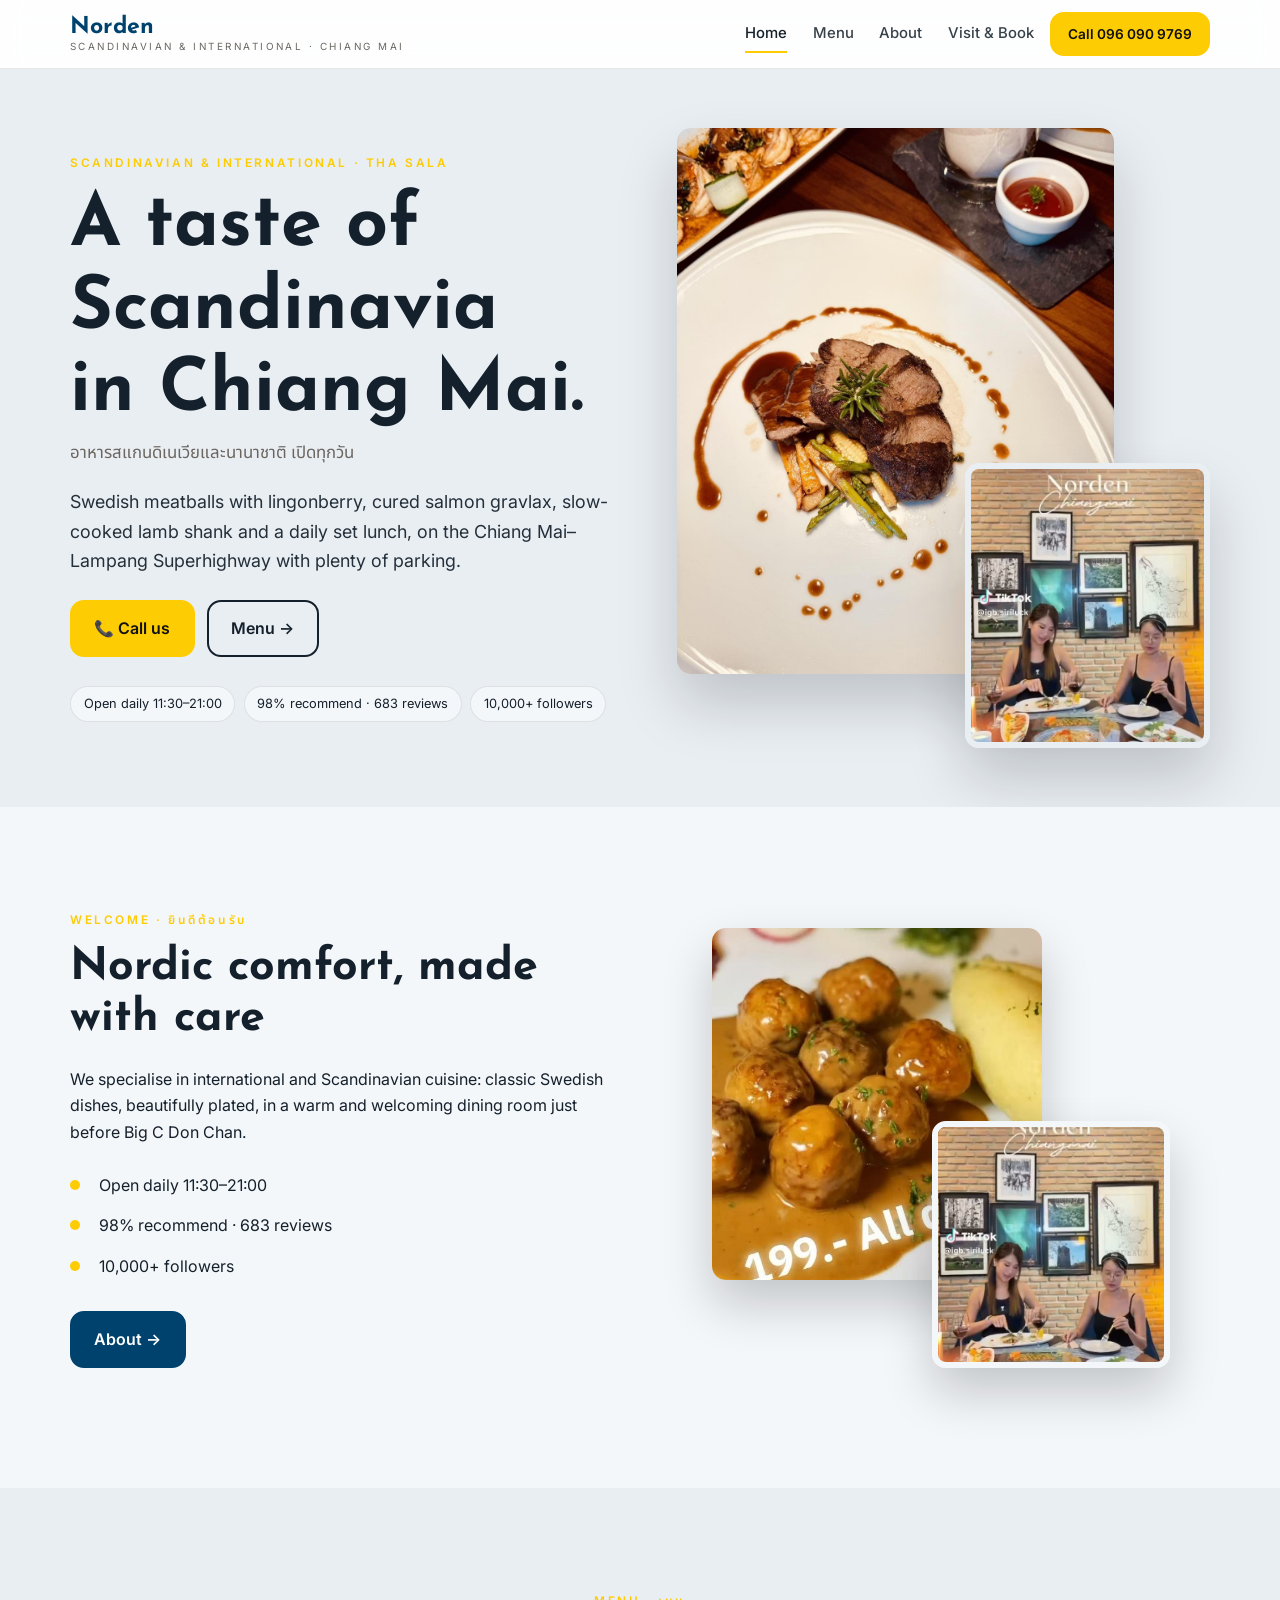
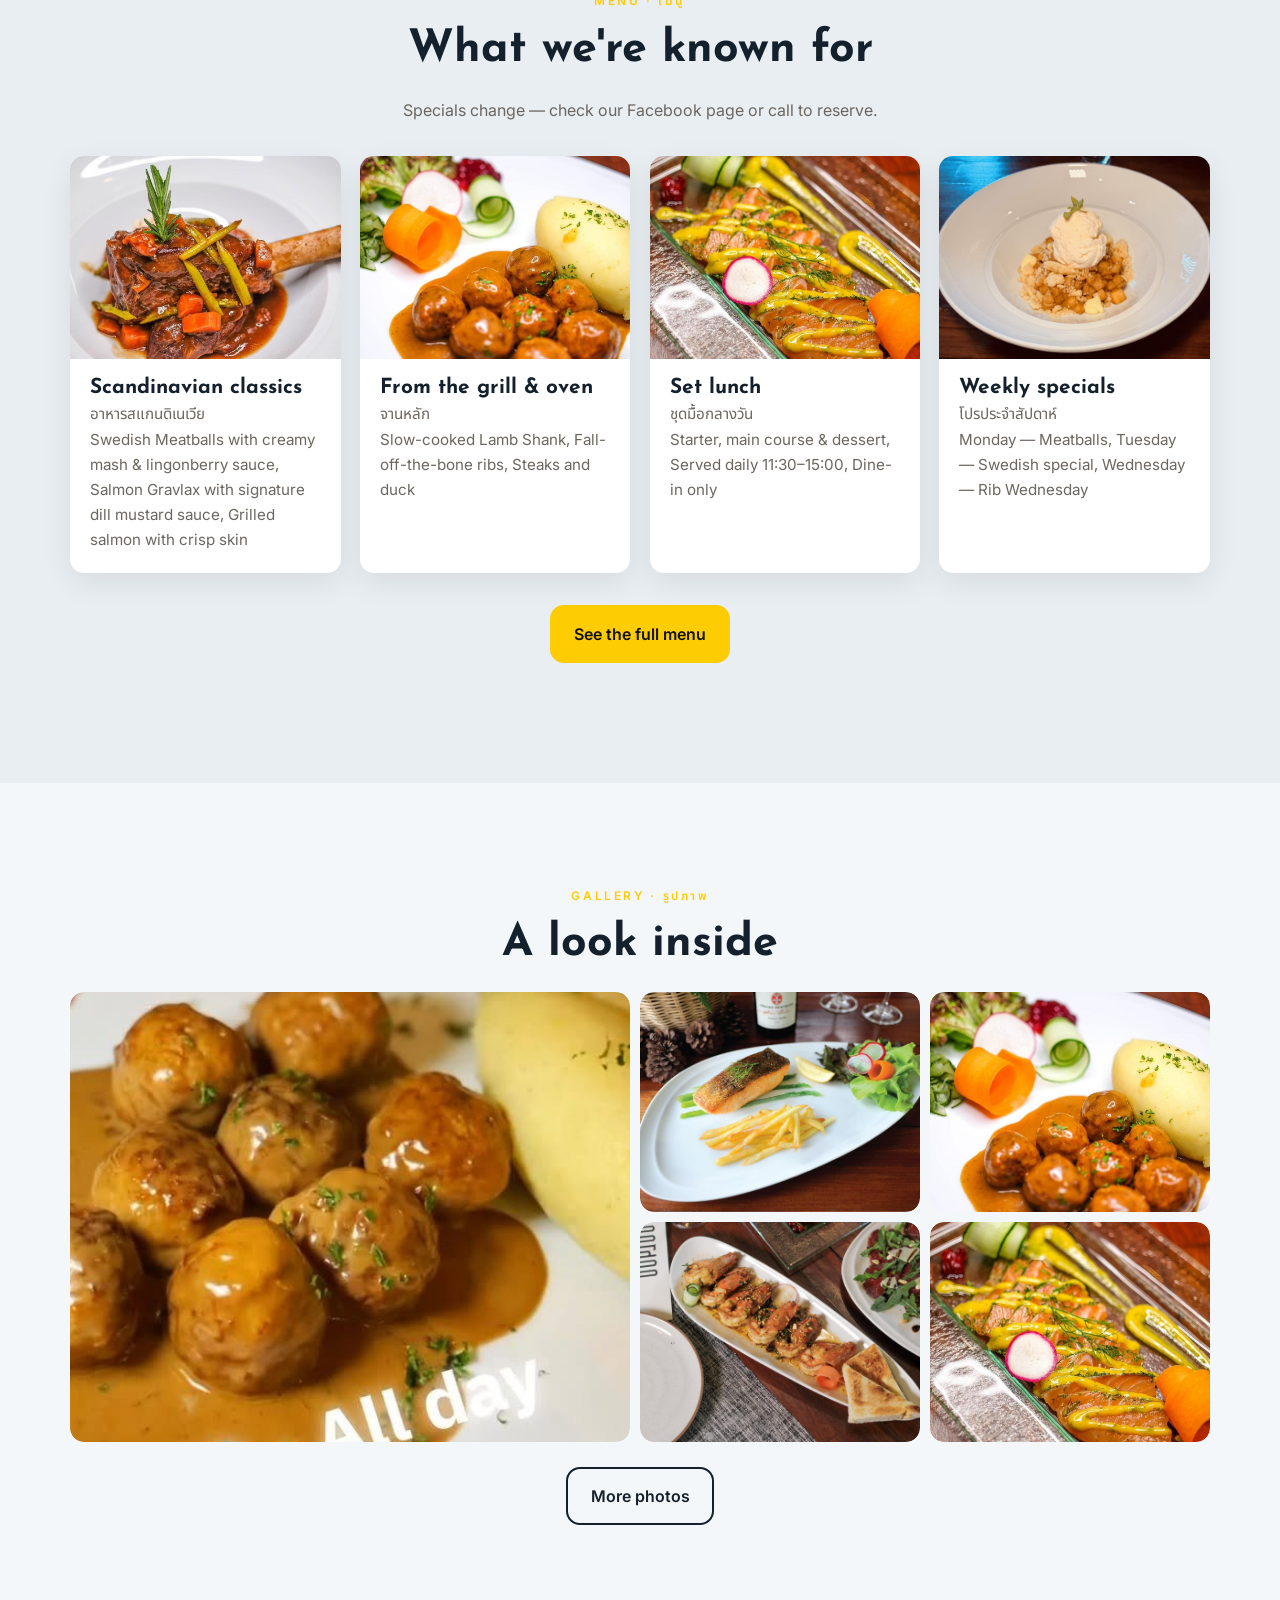
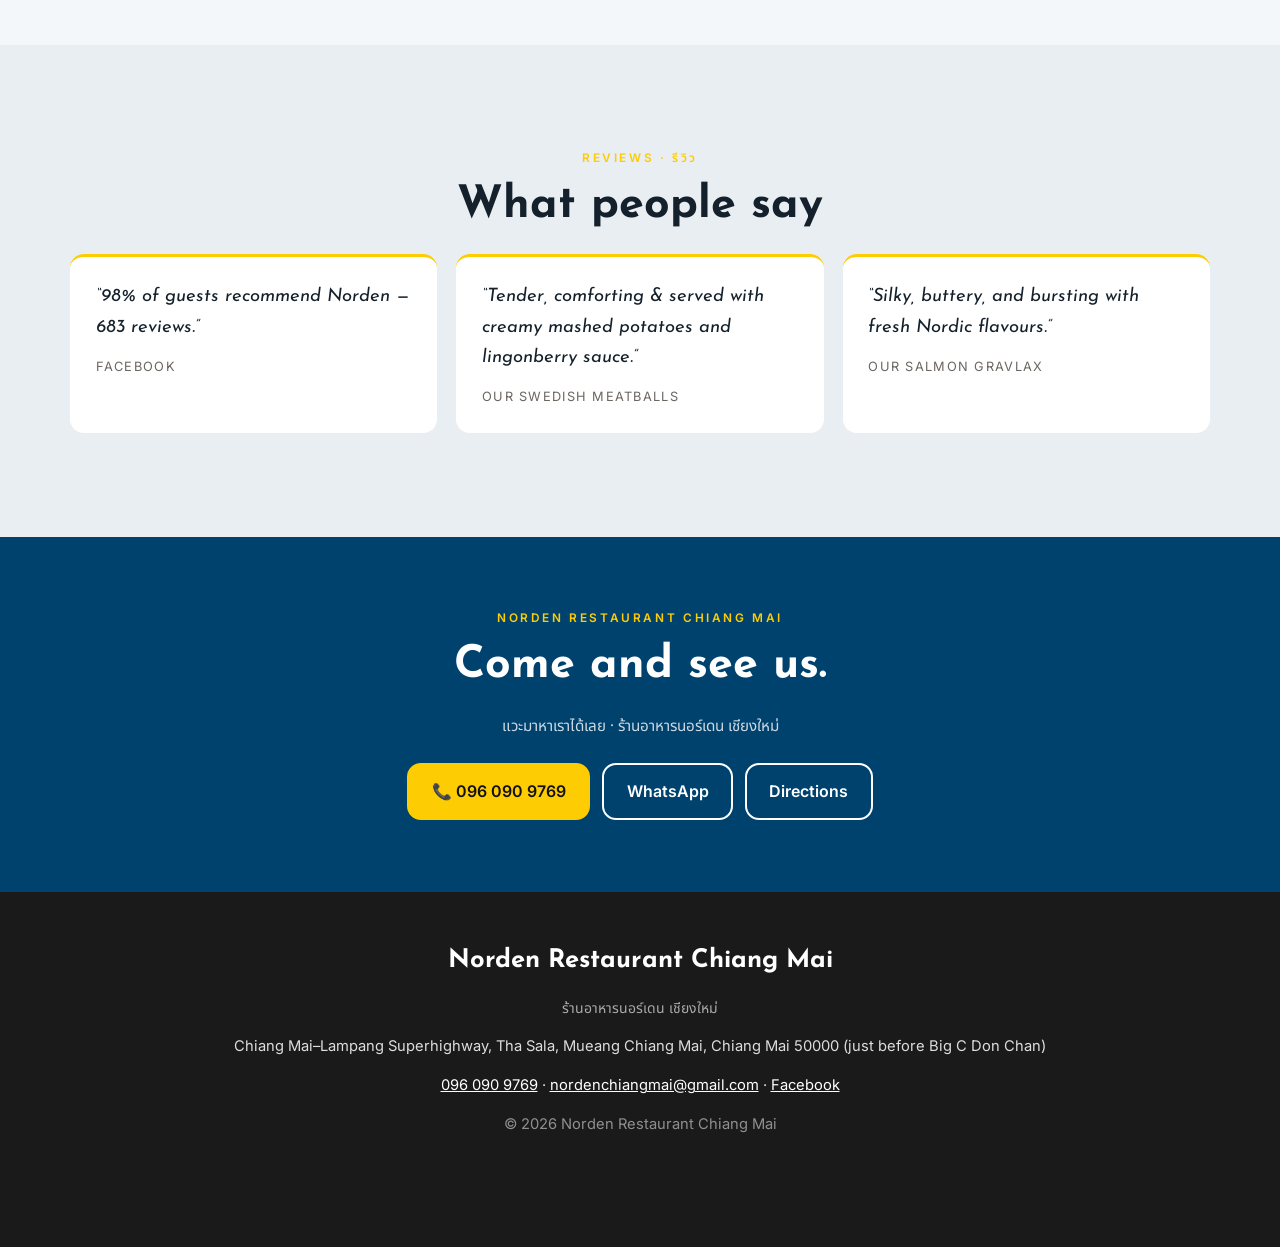
<file: index.html>
<!doctype html><html lang="en"><head><meta charset="utf-8"><meta name="viewport" content="width=device-width,initial-scale=1">
<title>Norden Restaurant Chiang Mai | Scandinavian &amp; International · Tha Sala</title><meta name="description" content="Swedish meatballs with lingonberry, cured salmon gravlax, slow-cooked lamb shank and a daily set lunch, on the Chiang Mai–Lampang Superhighway with plenty of parking."><meta name="theme-color" content="#00426e">
<meta property="og:title" content="Norden Restaurant Chiang Mai"><meta property="og:description" content="Swedish meatballs with lingonberry, cured salmon gravlax, slow-cooked lamb shank and a daily set lunch, on the Chiang Mai–Lampang Superhighway with plenty of parking."><meta property="og:image" content="assets/images/00.jpg">
<link rel="preconnect" href="https://fonts.googleapis.com"><link rel="preconnect" href="https://fonts.gstatic.com" crossorigin>
<link href="https://fonts.googleapis.com/css2?family=Josefin+Sans:wght@400;600;700&family=Inter:wght@300;400;500;600;700&family=Noto+Sans+Thai:wght@400;500&display=swap" rel="stylesheet"><link rel="stylesheet" href="css/styles.css"></head><body>
<header class="nav"><div class="wrap nav-in"><a class="brand" href="index.html"><b>Norden</b><small>Scandinavian &amp; International · Chiang Mai</small></a>
<nav class="links" id="links"><a href="index.html" class=on>Home</a><a href="menu.html">Menu</a><a href="about.html">About</a><a href="visit.html">Visit &amp; Book</a></nav><a class="btn sm" href="tel:0960909769">Call 096 090 9769</a><button class="burger" id="burger" aria-label="Menu"><span></span><span></span><span></span></button></div></header><section class="hero split"><div class="wrap grid2"><div class="hero-in rv"><p class="eyebrow">Scandinavian &amp; International · Tha Sala</p><h1>A taste of Scandinavia<br>in Chiang Mai.</h1><p class="th">อาหารสแกนดิเนเวียและนานาชาติ เปิดทุกวัน</p><p class="lead">Swedish meatballs with lingonberry, cured salmon gravlax, slow-cooked lamb shank and a daily set lunch, on the Chiang Mai–Lampang Superhighway with plenty of parking.</p><div class="cta"><a class="btn" href="tel:0960909769">📞 Call us</a><a class="btn ghost" href="menu.html">Menu →</a></div><div class="badges"><span>Open daily 11:30–21:00</span><span>98% recommend · 683 reviews</span><span>10,000+ followers</span></div></div>
<div class="pic"><img class="p1" src="assets/images/00.jpg" alt="Norden dining"><img class="p2" src="assets/images/01.jpg" alt="Dinner at Norden"></div></div></section>
<section class="s"><div class="wrap two"><div class="rv"><p class="eyebrow">Welcome · ยินดีต้อนรับ</p><h2>Nordic comfort, made with care</h2><p>We specialise in international and Scandinavian cuisine: classic Swedish dishes, beautifully plated, in a warm and welcoming dining room just before Big C Don Chan.</p><ul class="ticks"><li>Open daily 11:30–21:00</li><li>98% recommend · 683 reviews</li><li>10,000+ followers</li></ul><p style="margin-top:1.5rem"><a class="btn alt" href="about.html">About →</a></p></div>
<figure class="stack rv"><img class="a1" src="assets/images/02.jpg" alt="Swedish Meatballs" loading="lazy"><img class="a2" src="assets/images/01.jpg" alt="Dinner at Norden" loading="lazy"></figure></div></section>
<section class="s alt"><div class="wrap"><p class="eyebrow center">Menu · เมนู</p><h2 class="center">What we're known for</h2><p class="center sub">Specials change — check our Facebook page or call to reserve.</p><div class="feats"><article class="feat rv"><img src="assets/images/03.jpg" alt="Scandinavian classics" loading="lazy"><div><h3>Scandinavian classics</h3><p class="th">อาหารสแกนดิเนเวีย</p><p>Swedish Meatballs with creamy mash &amp; lingonberry sauce, Salmon Gravlax with signature dill mustard sauce, Grilled salmon with crisp skin</p></div></article><article class="feat rv"><img src="assets/images/05.jpg" alt="From the grill &amp; oven" loading="lazy"><div><h3>From the grill &amp; oven</h3><p class="th">จานหลัก</p><p>Slow-cooked Lamb Shank, Fall-off-the-bone ribs, Steaks and duck</p></div></article><article class="feat rv"><img src="assets/images/07.jpg" alt="Set lunch" loading="lazy"><div><h3>Set lunch</h3><p class="th">ชุดมื้อกลางวัน</p><p>Starter, main course &amp; dessert, Served daily 11:30–15:00, Dine-in only</p></div></article><article class="feat rv"><img src="assets/images/09.jpg" alt="Weekly specials" loading="lazy"><div><h3>Weekly specials</h3><p class="th">โปรประจำสัปดาห์</p><p>Monday — Meatballs, Tuesday — Swedish special, Wednesday — Rib Wednesday</p></div></article></div><p class="center" style="margin-top:2rem"><a class="btn" href="menu.html">See the full menu</a></p></div></section>
<section class="s"><div class="wrap"><p class="eyebrow center">Gallery · รูปภาพ</p><h2 class="center">A look inside</h2><div class="strip rv"><a href="assets/images/02.jpg" data-lb="Swedish Meatballs"><img src="assets/images/02.jpg" alt="Swedish Meatballs" loading="lazy"></a><a href="assets/images/04.jpg" data-lb="Grilled salmon"><img src="assets/images/04.jpg" alt="Grilled salmon" loading="lazy"></a><a href="assets/images/05.jpg" data-lb="Meatballs &amp; mash"><img src="assets/images/05.jpg" alt="Meatballs &amp; mash" loading="lazy"></a><a href="assets/images/06.jpg" data-lb="Starters"><img src="assets/images/06.jpg" alt="Starters" loading="lazy"></a><a href="assets/images/07.jpg" data-lb="Plated mains"><img src="assets/images/07.jpg" alt="Plated mains" loading="lazy"></a></div><p class="center" style="margin-top:1.6rem"><a class="btn ghost" href="about.html#gallery">More photos</a></p></div></section>
<section class="s alt"><div class="wrap"><p class="eyebrow center">Reviews · รีวิว</p><h2 class="center">What people say</h2><div class="quotes"><blockquote class="rv">“98% of guests recommend Norden — 683 reviews.”<cite>Facebook</cite></blockquote><blockquote class="rv">“Tender, comforting &amp; served with creamy mashed potatoes and lingonberry sauce.”<cite>Our Swedish Meatballs</cite></blockquote><blockquote class="rv">“Silky, buttery, and bursting with fresh Nordic flavours.”<cite>Our Salmon Gravlax</cite></blockquote></div></div></section><section class="band"><div class="wrap rv"><p class="eyebrow" style="color:var(--b)">Norden Restaurant Chiang Mai</p><h2>Come and see us.</h2><p class="th">แวะมาหาเราได้เลย · ร้านอาหารนอร์เดน เชียงใหม่</p>
<div class="cta"><a class="btn" href="tel:0960909769">📞 096 090 9769</a><a class="btn ghost" style="color:#fff" href="https://wa.me/66960909769">WhatsApp</a><a class="btn ghost" style="color:#fff" href="https://www.google.com/maps/search/?api=1&query=Norden%20Restaurant%20Chiang%20Mai%2C%20Chiang%20Mai%E2%80%93Lampang%20Superhighway%2C%20Tha%20Sala%2C%20Mueang%20Chiang%20Mai%2C%20Chiang%20Mai%2050000%20%28just%20before%20Big%20C%20Don%20Chan%29">Directions</a></div></div></section>
<footer class="foot"><div class="wrap"><b>Norden Restaurant Chiang Mai</b><p class="th">ร้านอาหารนอร์เดน เชียงใหม่</p><p>Chiang Mai–Lampang Superhighway, Tha Sala, Mueang Chiang Mai, Chiang Mai 50000 (just before Big C Don Chan)</p>
<p><a href="tel:0960909769">096 090 9769</a> · <a href="mailto:nordenchiangmai@gmail.com">nordenchiangmai@gmail.com</a> · <a href="https://www.facebook.com/810063352391772">Facebook</a></p><p style="opacity:.6">© 2026 Norden Restaurant Chiang Mai</p></div></footer>
<div class="mbar"><a href="tel:0960909769">📞 Call</a><a href="https://wa.me/66960909769">💬 WhatsApp</a><a href="https://www.google.com/maps/search/?api=1&query=Norden%20Restaurant%20Chiang%20Mai%2C%20Chiang%20Mai%E2%80%93Lampang%20Superhighway%2C%20Tha%20Sala%2C%20Mueang%20Chiang%20Mai%2C%20Chiang%20Mai%2050000%20%28just%20before%20Big%20C%20Don%20Chan%29">📍 Map</a></div>
<div class="lb" id="lb"><button aria-label="Close">×</button><img alt=""><p></p></div><script src="js/main.js"></script></body></html>
</file>
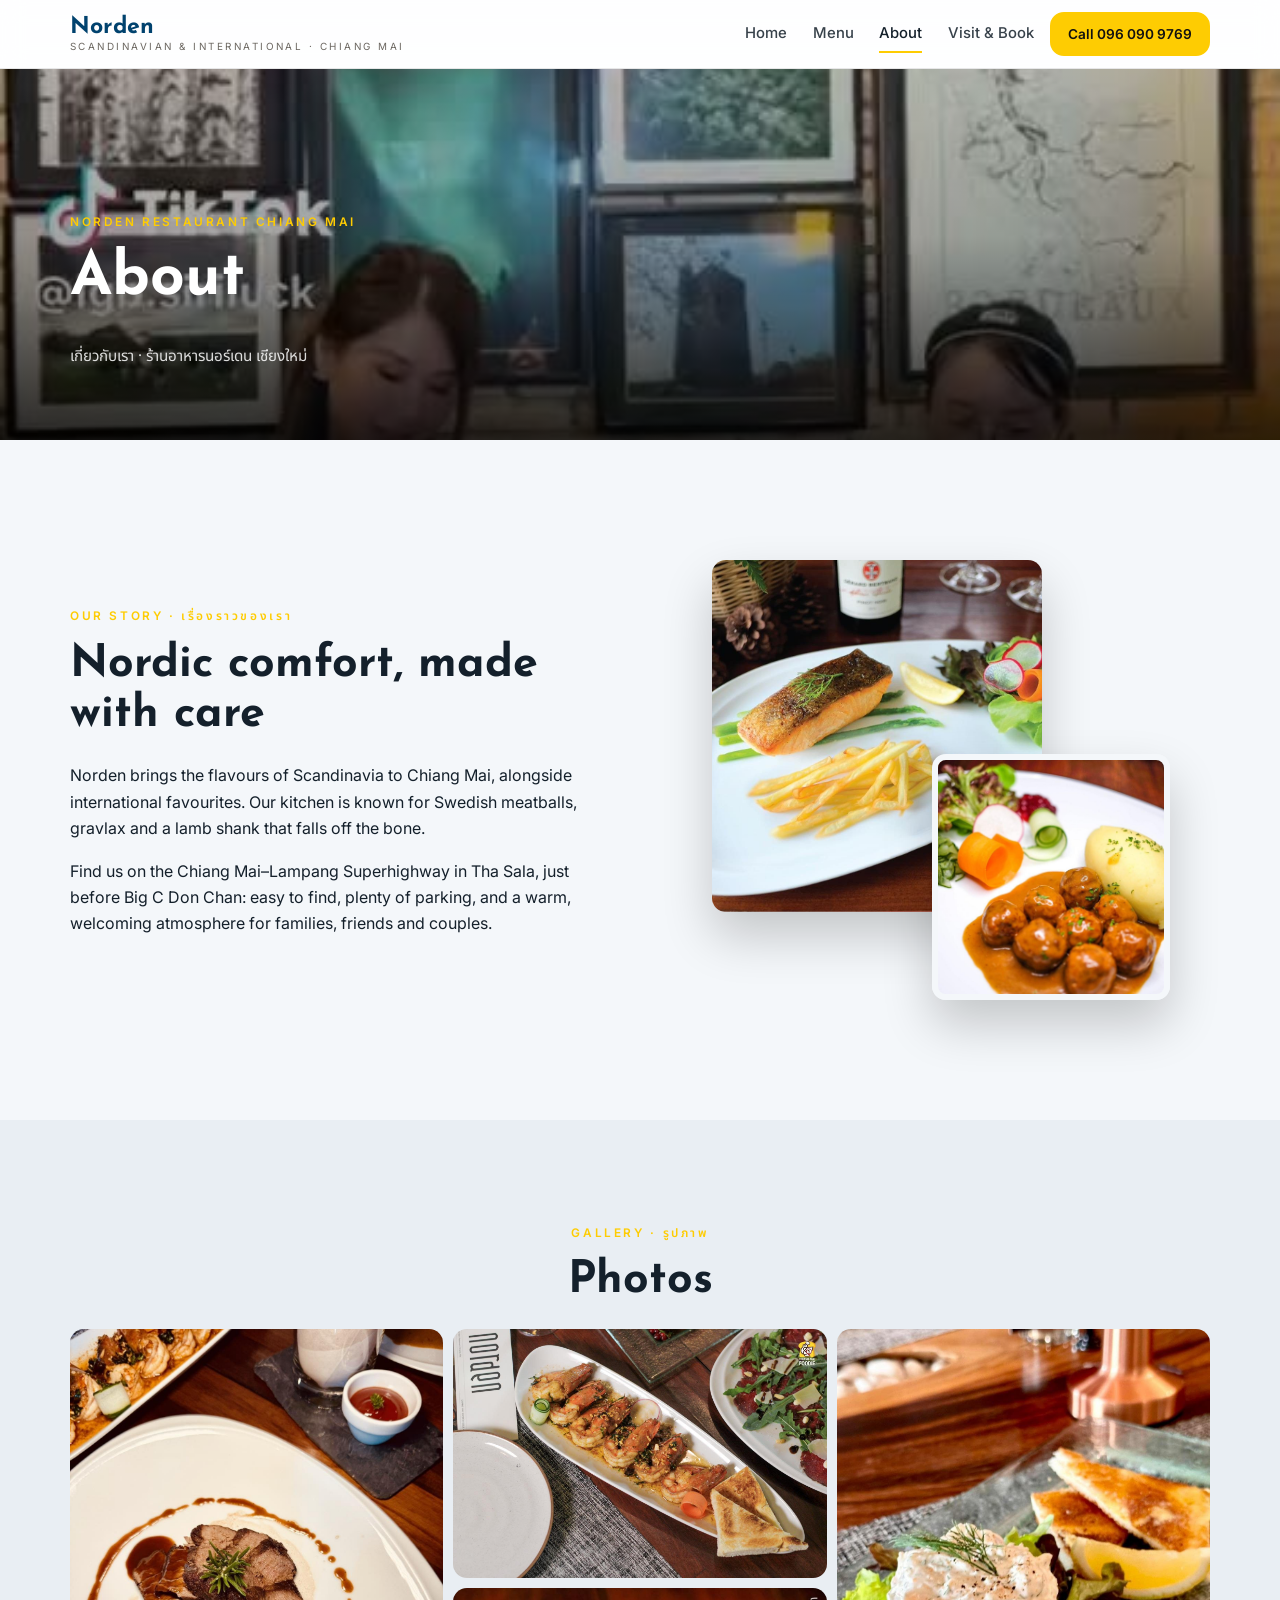
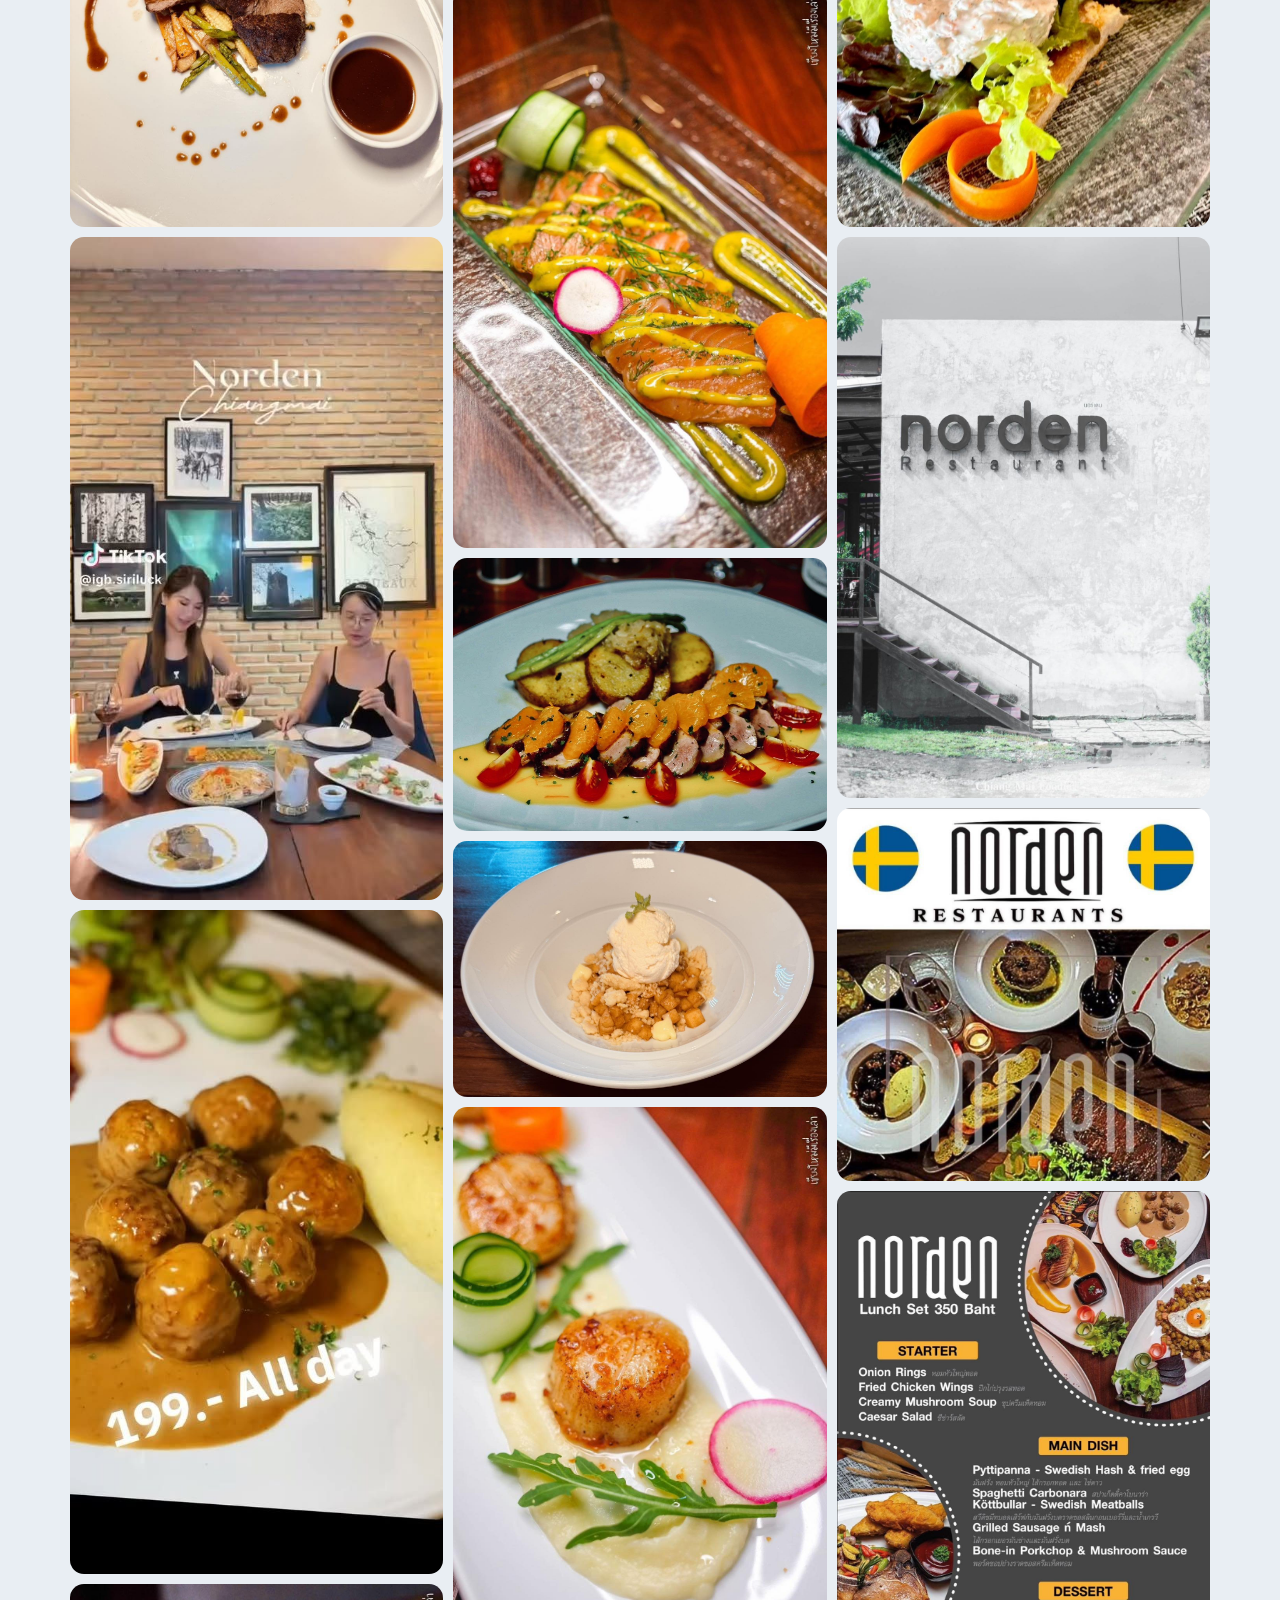
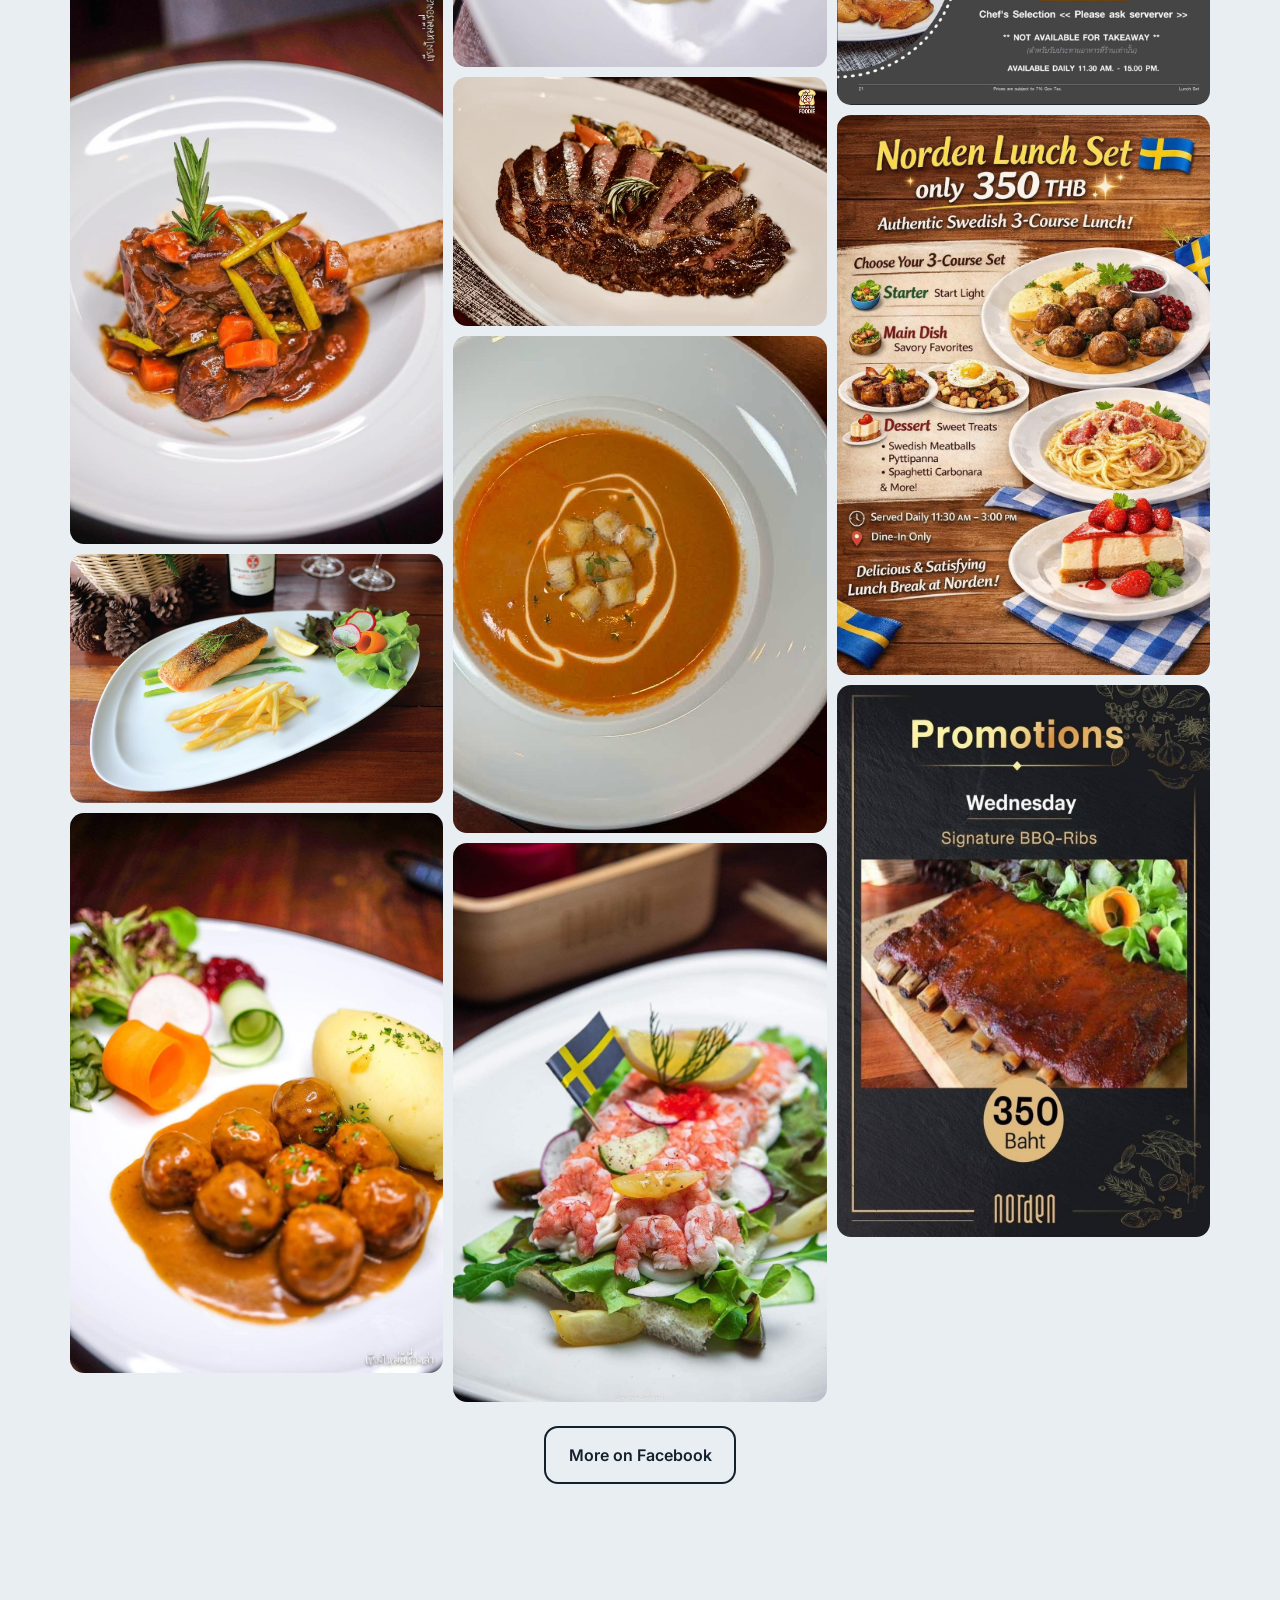
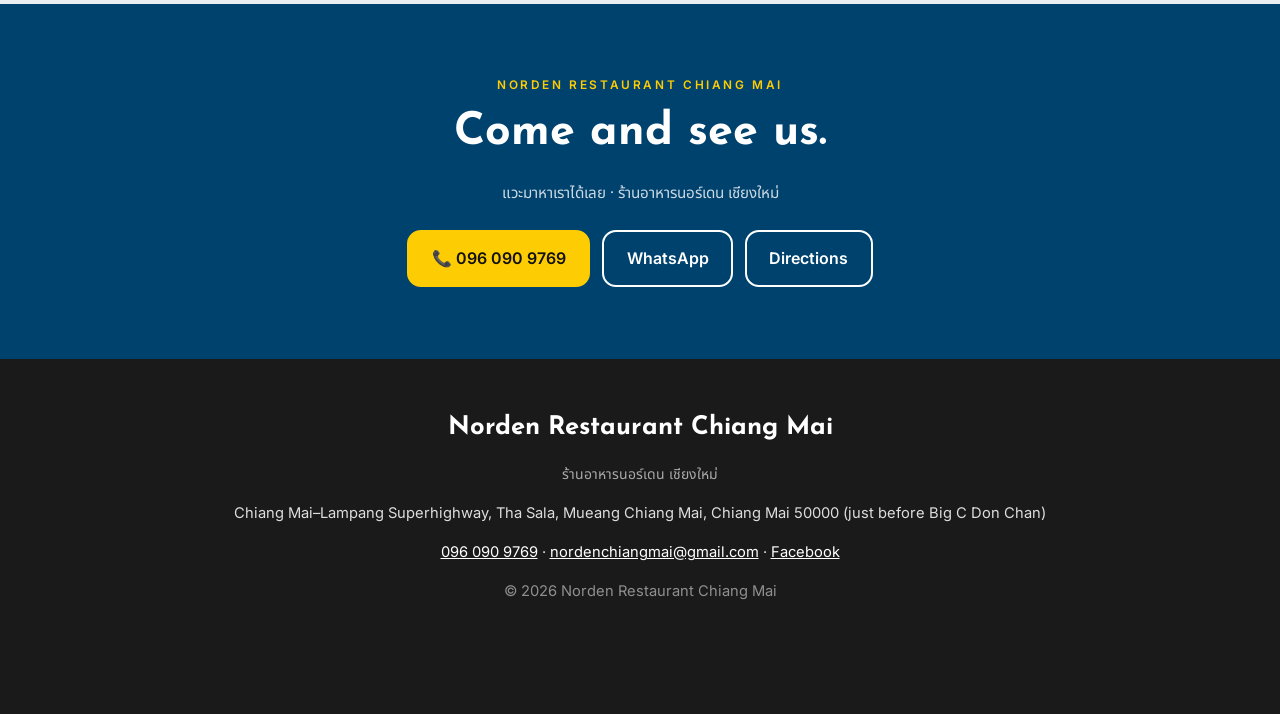
<file: about.html>
<!doctype html><html lang="en"><head><meta charset="utf-8"><meta name="viewport" content="width=device-width,initial-scale=1">
<title>About | Norden Restaurant Chiang Mai</title><meta name="description" content="Norden brings the flavours of Scandinavia to Chiang Mai, alongside international favourites. Our kitchen is known for Swedish meatballs, gravlax and a lamb shank that falls off the bone."><meta name="theme-color" content="#00426e">
<meta property="og:title" content="Norden Restaurant Chiang Mai"><meta property="og:description" content="Norden brings the flavours of Scandinavia to Chiang Mai, alongside international favourites. Our kitchen is known for Swedish meatballs, gravlax and a lamb shank that falls off the bone."><meta property="og:image" content="assets/images/00.jpg">
<link rel="preconnect" href="https://fonts.googleapis.com"><link rel="preconnect" href="https://fonts.gstatic.com" crossorigin>
<link href="https://fonts.googleapis.com/css2?family=Josefin+Sans:wght@400;600;700&family=Inter:wght@300;400;500;600;700&family=Noto+Sans+Thai:wght@400;500&display=swap" rel="stylesheet"><link rel="stylesheet" href="css/styles.css"></head><body>
<header class="nav"><div class="wrap nav-in"><a class="brand" href="index.html"><b>Norden</b><small>Scandinavian &amp; International · Chiang Mai</small></a>
<nav class="links" id="links"><a href="index.html">Home</a><a href="menu.html">Menu</a><a href="about.html" class=on>About</a><a href="visit.html">Visit &amp; Book</a></nav><a class="btn sm" href="tel:0960909769">Call 096 090 9769</a><button class="burger" id="burger" aria-label="Menu"><span></span><span></span><span></span></button></div></header><section class="phero"><img src="assets/images/01.jpg" alt=""><div class="shade"></div><div class="wrap rv"><p class="eyebrow">Norden Restaurant Chiang Mai</p><h1>About</h1><p class="th">เกี่ยวกับเรา · ร้านอาหารนอร์เดน เชียงใหม่</p></div></section>
<section class="s"><div class="wrap two"><div class="rv"><p class="eyebrow">Our story · เรื่องราวของเรา</p><h2>Nordic comfort, made with care</h2><p>Norden brings the flavours of Scandinavia to Chiang Mai, alongside international favourites. Our kitchen is known for Swedish meatballs, gravlax and a lamb shank that falls off the bone.</p><p>Find us on the Chiang Mai–Lampang Superhighway in Tha Sala, just before Big C Don Chan: easy to find, plenty of parking, and a warm, welcoming atmosphere for families, friends and couples.</p></div><figure class="stack rv"><img class="a1" src="assets/images/04.jpg" alt="Grilled salmon" loading="lazy"><img class="a2" src="assets/images/05.jpg" alt="Meatballs &amp; mash" loading="lazy"></figure></div></section>
<section class="s alt" id="gallery"><div class="wrap"><p class="eyebrow center">Gallery · รูปภาพ</p><h2 class="center">Photos</h2><div class="gal"><a href="assets/images/00.jpg" data-lb="Norden dining"><img src="assets/images/00.jpg" alt="Norden dining" loading="lazy"></a><a href="assets/images/01.jpg" data-lb="Dinner at Norden"><img src="assets/images/01.jpg" alt="Dinner at Norden" loading="lazy"></a><a href="assets/images/02.jpg" data-lb="Swedish Meatballs"><img src="assets/images/02.jpg" alt="Swedish Meatballs" loading="lazy"></a><a href="assets/images/03.jpg" data-lb="Lamb shank"><img src="assets/images/03.jpg" alt="Lamb shank" loading="lazy"></a><a href="assets/images/04.jpg" data-lb="Grilled salmon"><img src="assets/images/04.jpg" alt="Grilled salmon" loading="lazy"></a><a href="assets/images/05.jpg" data-lb="Meatballs &amp; mash"><img src="assets/images/05.jpg" alt="Meatballs &amp; mash" loading="lazy"></a><a href="assets/images/06.jpg" data-lb="Starters"><img src="assets/images/06.jpg" alt="Starters" loading="lazy"></a><a href="assets/images/07.jpg" data-lb="Plated mains"><img src="assets/images/07.jpg" alt="Plated mains" loading="lazy"></a><a href="assets/images/08.jpg" data-lb="Duck"><img src="assets/images/08.jpg" alt="Duck" loading="lazy"></a><a href="assets/images/09.jpg" data-lb="Risotto"><img src="assets/images/09.jpg" alt="Risotto" loading="lazy"></a><a href="assets/images/10.jpg" data-lb="Beef"><img src="assets/images/10.jpg" alt="Beef" loading="lazy"></a><a href="assets/images/11.jpg" data-lb="Duck breast"><img src="assets/images/11.jpg" alt="Duck breast" loading="lazy"></a><a href="assets/images/12.jpg" data-lb="Bisque"><img src="assets/images/12.jpg" alt="Bisque" loading="lazy"></a><a href="assets/images/13.jpg" data-lb="Fresh salad"><img src="assets/images/13.jpg" alt="Fresh salad" loading="lazy"></a><a href="assets/images/14.jpg" data-lb="Seafood plate"><img src="assets/images/14.jpg" alt="Seafood plate" loading="lazy"></a><a href="assets/images/15.jpg" data-lb="Norden Restaurants"><img src="assets/images/15.jpg" alt="Norden Restaurants" loading="lazy"></a><a href="assets/images/16.jpg" data-lb="Norden"><img src="assets/images/16.jpg" alt="Norden" loading="lazy"></a><a href="assets/images/17.jpg" data-lb="Lunch menu"><img src="assets/images/17.jpg" alt="Lunch menu" loading="lazy"></a><a href="assets/images/18.jpg" data-lb="Lunch set"><img src="assets/images/18.jpg" alt="Lunch set" loading="lazy"></a><a href="assets/images/19.jpg" data-lb="Rib Wednesday"><img src="assets/images/19.jpg" alt="Rib Wednesday" loading="lazy"></a></div><p class="center" style="margin-top:1.5rem"><a class="btn ghost" href="https://www.facebook.com/810063352391772">More on Facebook</a></p></div></section><section class="band"><div class="wrap rv"><p class="eyebrow" style="color:var(--b)">Norden Restaurant Chiang Mai</p><h2>Come and see us.</h2><p class="th">แวะมาหาเราได้เลย · ร้านอาหารนอร์เดน เชียงใหม่</p>
<div class="cta"><a class="btn" href="tel:0960909769">📞 096 090 9769</a><a class="btn ghost" style="color:#fff" href="https://wa.me/66960909769">WhatsApp</a><a class="btn ghost" style="color:#fff" href="https://www.google.com/maps/search/?api=1&query=Norden%20Restaurant%20Chiang%20Mai%2C%20Chiang%20Mai%E2%80%93Lampang%20Superhighway%2C%20Tha%20Sala%2C%20Mueang%20Chiang%20Mai%2C%20Chiang%20Mai%2050000%20%28just%20before%20Big%20C%20Don%20Chan%29">Directions</a></div></div></section>
<footer class="foot"><div class="wrap"><b>Norden Restaurant Chiang Mai</b><p class="th">ร้านอาหารนอร์เดน เชียงใหม่</p><p>Chiang Mai–Lampang Superhighway, Tha Sala, Mueang Chiang Mai, Chiang Mai 50000 (just before Big C Don Chan)</p>
<p><a href="tel:0960909769">096 090 9769</a> · <a href="mailto:nordenchiangmai@gmail.com">nordenchiangmai@gmail.com</a> · <a href="https://www.facebook.com/810063352391772">Facebook</a></p><p style="opacity:.6">© 2026 Norden Restaurant Chiang Mai</p></div></footer>
<div class="mbar"><a href="tel:0960909769">📞 Call</a><a href="https://wa.me/66960909769">💬 WhatsApp</a><a href="https://www.google.com/maps/search/?api=1&query=Norden%20Restaurant%20Chiang%20Mai%2C%20Chiang%20Mai%E2%80%93Lampang%20Superhighway%2C%20Tha%20Sala%2C%20Mueang%20Chiang%20Mai%2C%20Chiang%20Mai%2050000%20%28just%20before%20Big%20C%20Don%20Chan%29">📍 Map</a></div>
<div class="lb" id="lb"><button aria-label="Close">×</button><img alt=""><p></p></div><script src="js/main.js"></script></body></html>
</file>
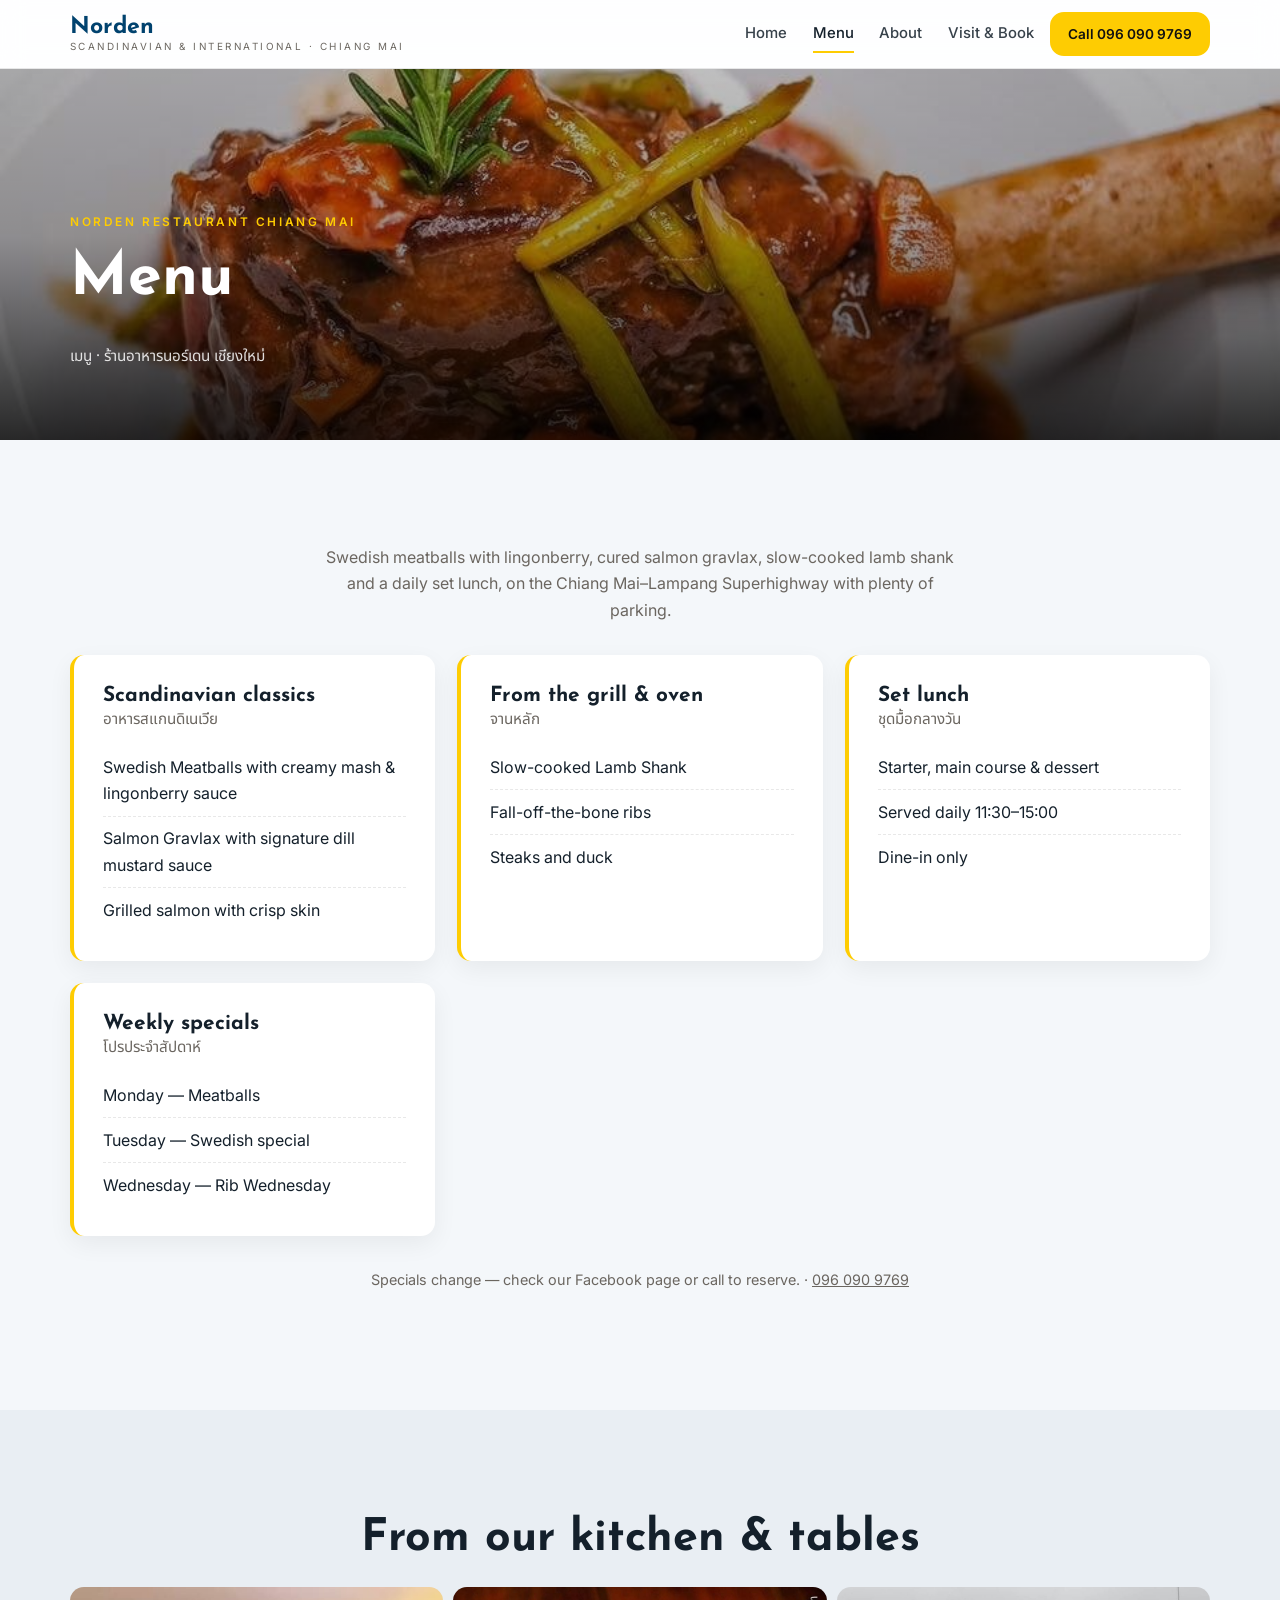
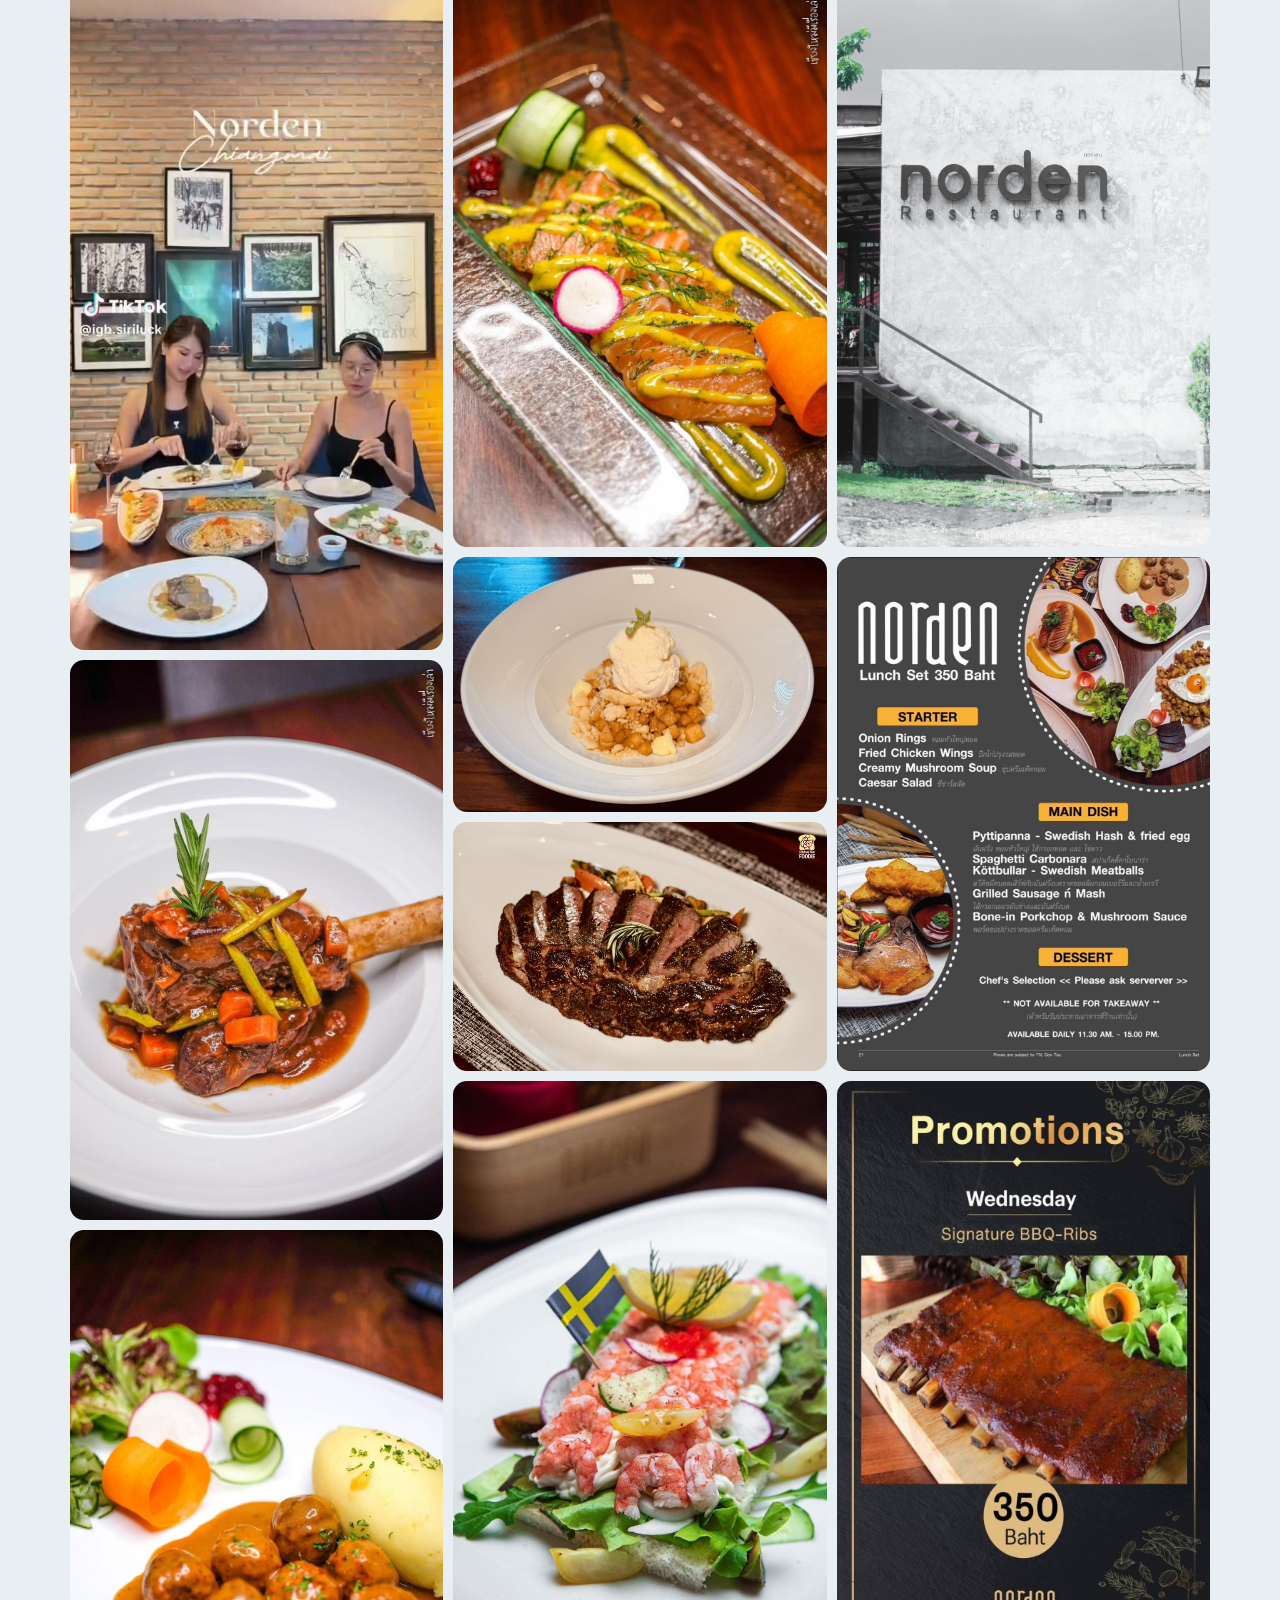
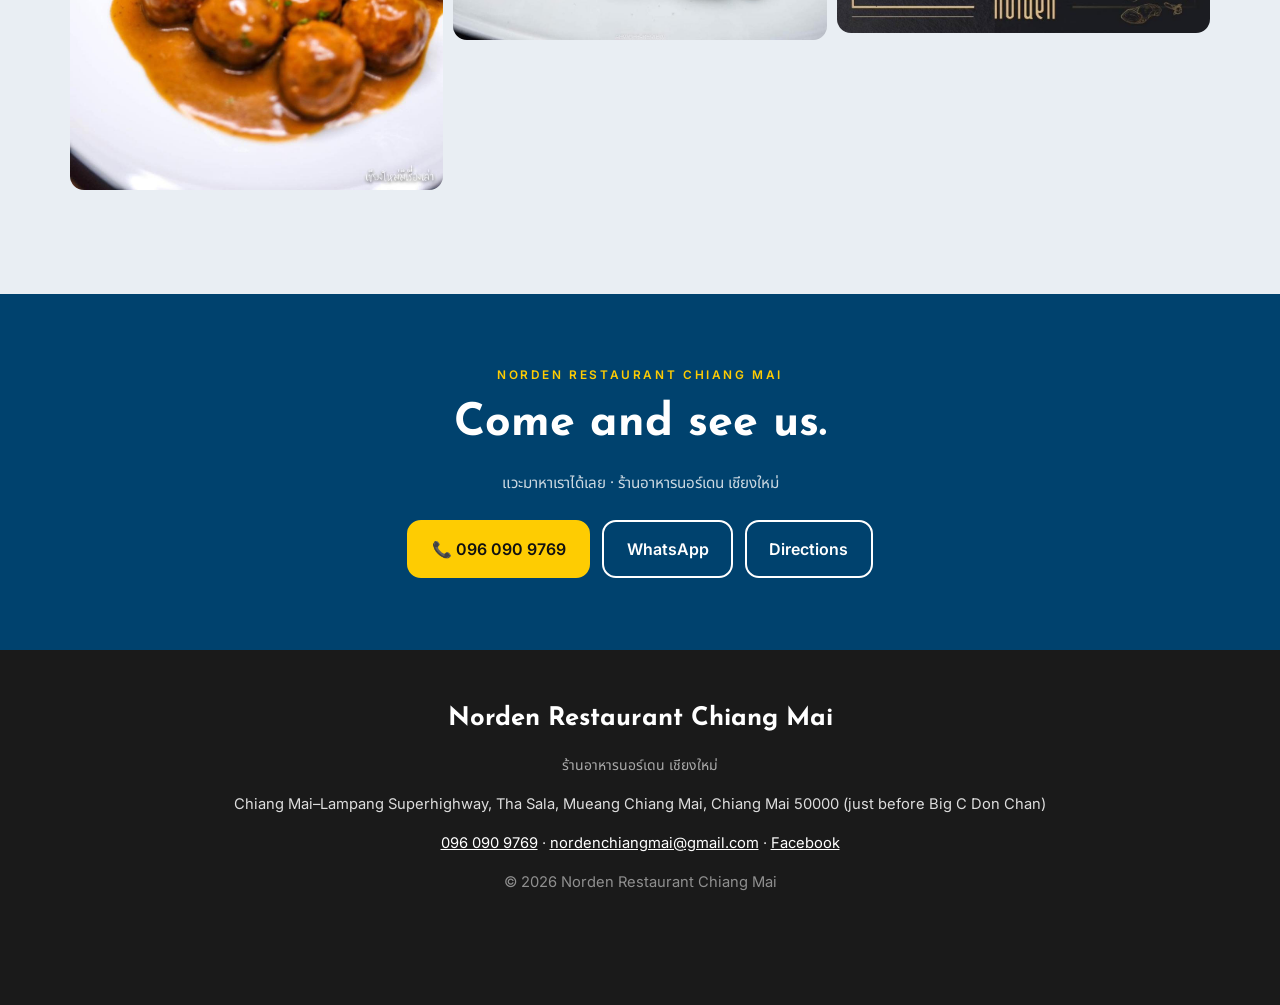
<file: menu.html>
<!doctype html><html lang="en"><head><meta charset="utf-8"><meta name="viewport" content="width=device-width,initial-scale=1">
<title>Menu | Norden Restaurant Chiang Mai</title><meta name="description" content="Specials change — check our Facebook page or call to reserve."><meta name="theme-color" content="#00426e">
<meta property="og:title" content="Norden Restaurant Chiang Mai"><meta property="og:description" content="Specials change — check our Facebook page or call to reserve."><meta property="og:image" content="assets/images/00.jpg">
<link rel="preconnect" href="https://fonts.googleapis.com"><link rel="preconnect" href="https://fonts.gstatic.com" crossorigin>
<link href="https://fonts.googleapis.com/css2?family=Josefin+Sans:wght@400;600;700&family=Inter:wght@300;400;500;600;700&family=Noto+Sans+Thai:wght@400;500&display=swap" rel="stylesheet"><link rel="stylesheet" href="css/styles.css"></head><body>
<header class="nav"><div class="wrap nav-in"><a class="brand" href="index.html"><b>Norden</b><small>Scandinavian &amp; International · Chiang Mai</small></a>
<nav class="links" id="links"><a href="index.html">Home</a><a href="menu.html" class=on>Menu</a><a href="about.html">About</a><a href="visit.html">Visit &amp; Book</a></nav><a class="btn sm" href="tel:0960909769">Call 096 090 9769</a><button class="burger" id="burger" aria-label="Menu"><span></span><span></span><span></span></button></div></header><section class="phero"><img src="assets/images/03.jpg" alt=""><div class="shade"></div><div class="wrap rv"><p class="eyebrow">Norden Restaurant Chiang Mai</p><h1>Menu</h1><p class="th">เมนู · ร้านอาหารนอร์เดน เชียงใหม่</p></div></section>
<section class="s"><div class="wrap"><p class="center sub">Swedish meatballs with lingonberry, cured salmon gravlax, slow-cooked lamb shank and a daily set lunch, on the Chiang Mai–Lampang Superhighway with plenty of parking.</p><div class="menu"><div class="mcard rv"><h3>Scandinavian classics</h3><p class="th">อาหารสแกนดิเนเวีย</p><ul><li>Swedish Meatballs with creamy mash &amp; lingonberry sauce</li><li>Salmon Gravlax with signature dill mustard sauce</li><li>Grilled salmon with crisp skin</li></ul></div><div class="mcard rv"><h3>From the grill &amp; oven</h3><p class="th">จานหลัก</p><ul><li>Slow-cooked Lamb Shank</li><li>Fall-off-the-bone ribs</li><li>Steaks and duck</li></ul></div><div class="mcard rv"><h3>Set lunch</h3><p class="th">ชุดมื้อกลางวัน</p><ul><li>Starter, main course &amp; dessert</li><li>Served daily 11:30–15:00</li><li>Dine-in only</li></ul></div><div class="mcard rv"><h3>Weekly specials</h3><p class="th">โปรประจำสัปดาห์</p><ul><li>Monday — Meatballs</li><li>Tuesday — Swedish special</li><li>Wednesday — Rib Wednesday</li></ul></div></div><p class="note">Specials change — check our Facebook page or call to reserve. · <a href="tel:0960909769">096 090 9769</a></p></div></section>
<section class="s alt"><div class="wrap"><h2 class="center">From our kitchen &amp; tables</h2><div class="gal rv"><a href="assets/images/01.jpg" data-lb="Dinner at Norden"><img src="assets/images/01.jpg" alt="Dinner at Norden" loading="lazy"></a><a href="assets/images/03.jpg" data-lb="Lamb shank"><img src="assets/images/03.jpg" alt="Lamb shank" loading="lazy"></a><a href="assets/images/05.jpg" data-lb="Meatballs &amp; mash"><img src="assets/images/05.jpg" alt="Meatballs &amp; mash" loading="lazy"></a><a href="assets/images/07.jpg" data-lb="Plated mains"><img src="assets/images/07.jpg" alt="Plated mains" loading="lazy"></a><a href="assets/images/09.jpg" data-lb="Risotto"><img src="assets/images/09.jpg" alt="Risotto" loading="lazy"></a><a href="assets/images/11.jpg" data-lb="Duck breast"><img src="assets/images/11.jpg" alt="Duck breast" loading="lazy"></a><a href="assets/images/13.jpg" data-lb="Fresh salad"><img src="assets/images/13.jpg" alt="Fresh salad" loading="lazy"></a><a href="assets/images/15.jpg" data-lb="Norden Restaurants"><img src="assets/images/15.jpg" alt="Norden Restaurants" loading="lazy"></a><a href="assets/images/17.jpg" data-lb="Lunch menu"><img src="assets/images/17.jpg" alt="Lunch menu" loading="lazy"></a><a href="assets/images/19.jpg" data-lb="Rib Wednesday"><img src="assets/images/19.jpg" alt="Rib Wednesday" loading="lazy"></a></div></div></section><section class="band"><div class="wrap rv"><p class="eyebrow" style="color:var(--b)">Norden Restaurant Chiang Mai</p><h2>Come and see us.</h2><p class="th">แวะมาหาเราได้เลย · ร้านอาหารนอร์เดน เชียงใหม่</p>
<div class="cta"><a class="btn" href="tel:0960909769">📞 096 090 9769</a><a class="btn ghost" style="color:#fff" href="https://wa.me/66960909769">WhatsApp</a><a class="btn ghost" style="color:#fff" href="https://www.google.com/maps/search/?api=1&query=Norden%20Restaurant%20Chiang%20Mai%2C%20Chiang%20Mai%E2%80%93Lampang%20Superhighway%2C%20Tha%20Sala%2C%20Mueang%20Chiang%20Mai%2C%20Chiang%20Mai%2050000%20%28just%20before%20Big%20C%20Don%20Chan%29">Directions</a></div></div></section>
<footer class="foot"><div class="wrap"><b>Norden Restaurant Chiang Mai</b><p class="th">ร้านอาหารนอร์เดน เชียงใหม่</p><p>Chiang Mai–Lampang Superhighway, Tha Sala, Mueang Chiang Mai, Chiang Mai 50000 (just before Big C Don Chan)</p>
<p><a href="tel:0960909769">096 090 9769</a> · <a href="mailto:nordenchiangmai@gmail.com">nordenchiangmai@gmail.com</a> · <a href="https://www.facebook.com/810063352391772">Facebook</a></p><p style="opacity:.6">© 2026 Norden Restaurant Chiang Mai</p></div></footer>
<div class="mbar"><a href="tel:0960909769">📞 Call</a><a href="https://wa.me/66960909769">💬 WhatsApp</a><a href="https://www.google.com/maps/search/?api=1&query=Norden%20Restaurant%20Chiang%20Mai%2C%20Chiang%20Mai%E2%80%93Lampang%20Superhighway%2C%20Tha%20Sala%2C%20Mueang%20Chiang%20Mai%2C%20Chiang%20Mai%2050000%20%28just%20before%20Big%20C%20Don%20Chan%29">📍 Map</a></div>
<div class="lb" id="lb"><button aria-label="Close">×</button><img alt=""><p></p></div><script src="js/main.js"></script></body></html>
</file>
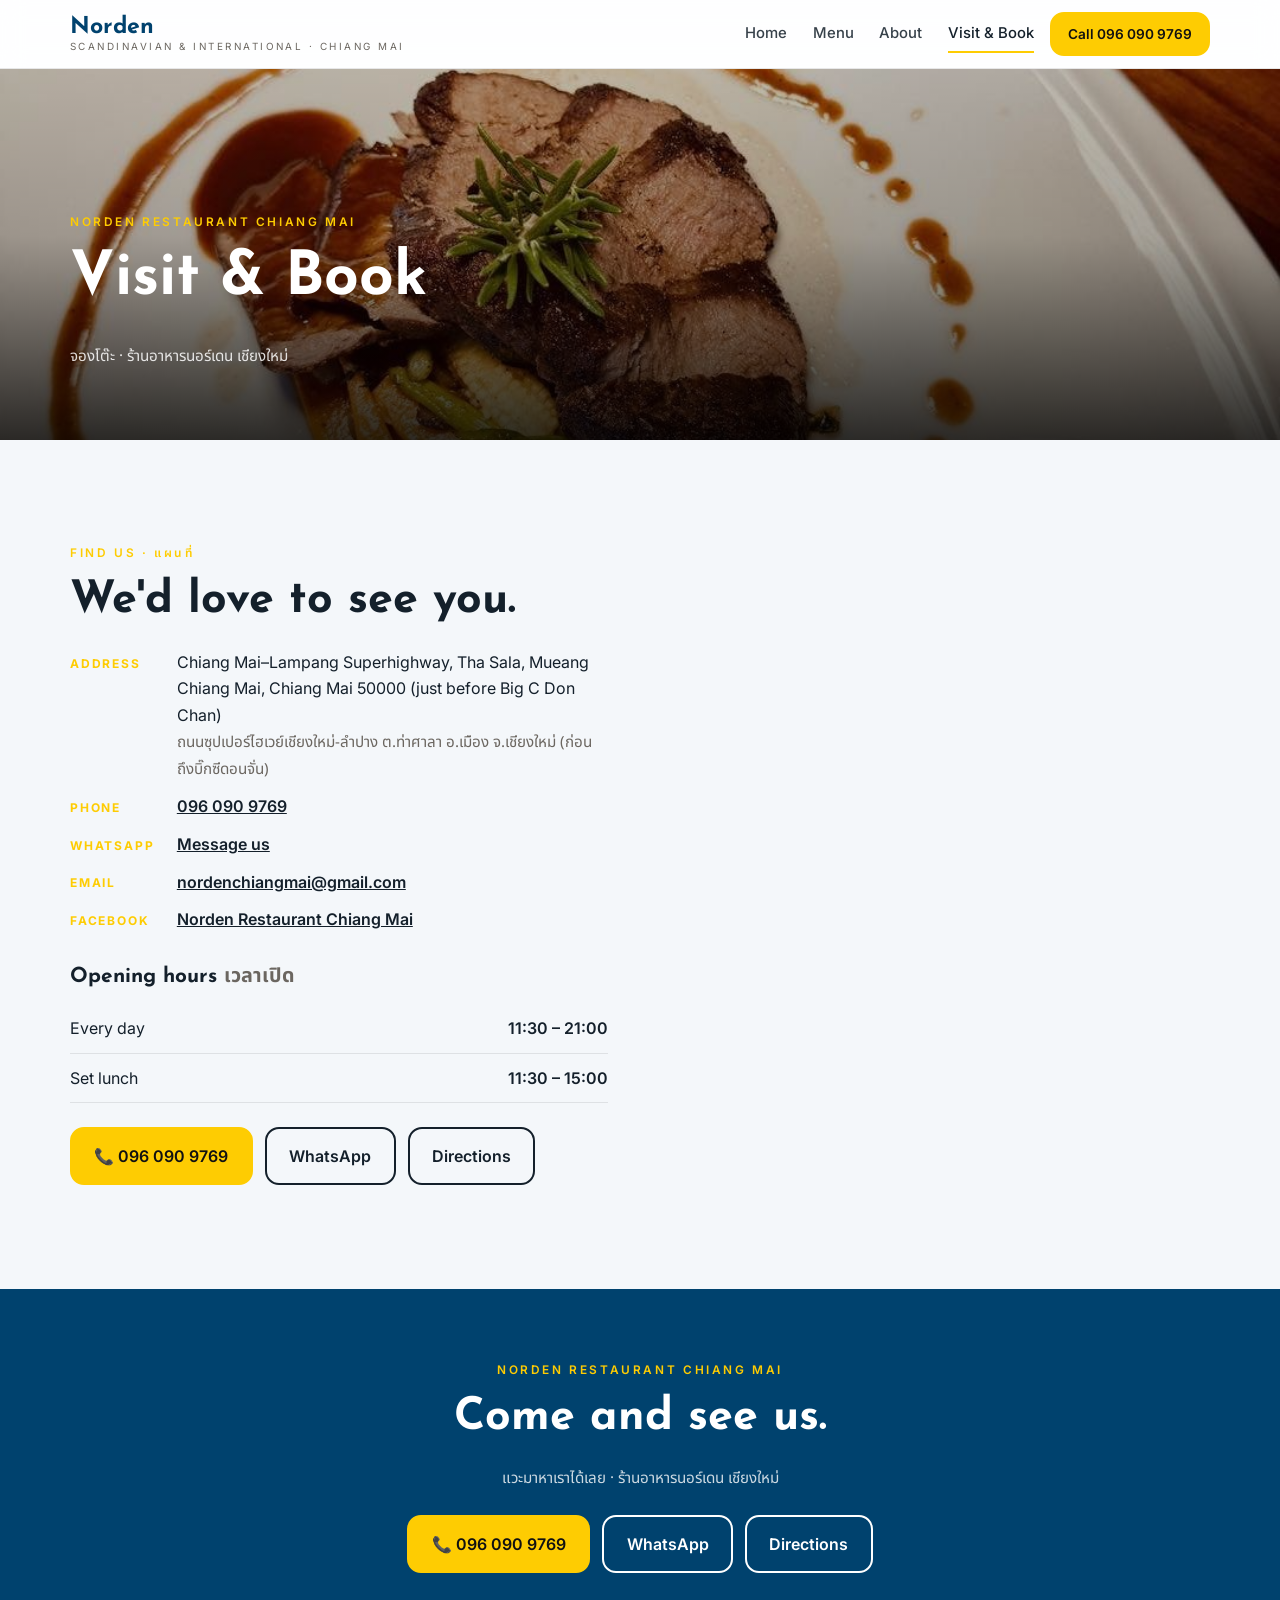
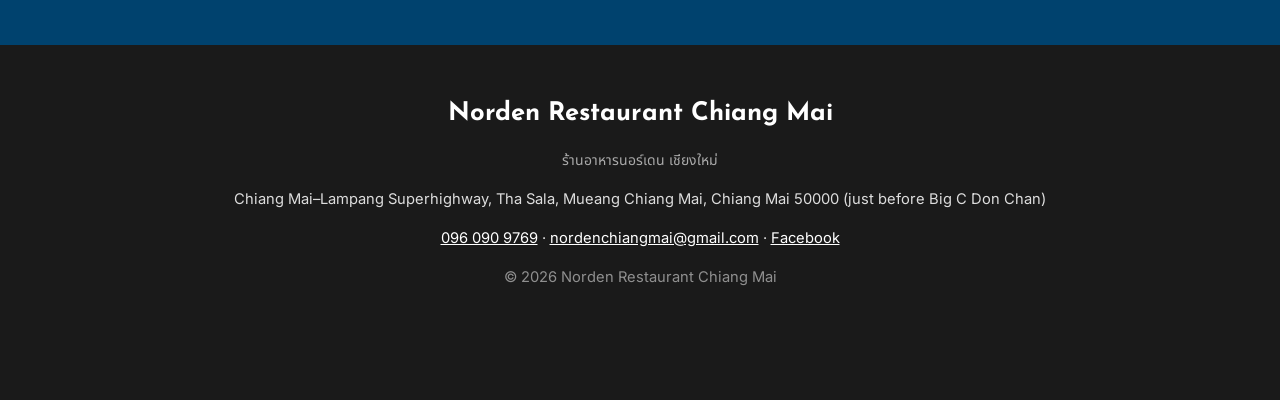
<file: visit.html>
<!doctype html><html lang="en"><head><meta charset="utf-8"><meta name="viewport" content="width=device-width,initial-scale=1">
<title>Visit &amp; Book | Norden Restaurant Chiang Mai</title><meta name="description" content="Chiang Mai–Lampang Superhighway, Tha Sala, Mueang Chiang Mai, Chiang Mai 50000 (just before Big C Don Chan)"><meta name="theme-color" content="#00426e">
<meta property="og:title" content="Norden Restaurant Chiang Mai"><meta property="og:description" content="Chiang Mai–Lampang Superhighway, Tha Sala, Mueang Chiang Mai, Chiang Mai 50000 (just before Big C Don Chan)"><meta property="og:image" content="assets/images/00.jpg">
<link rel="preconnect" href="https://fonts.googleapis.com"><link rel="preconnect" href="https://fonts.gstatic.com" crossorigin>
<link href="https://fonts.googleapis.com/css2?family=Josefin+Sans:wght@400;600;700&family=Inter:wght@300;400;500;600;700&family=Noto+Sans+Thai:wght@400;500&display=swap" rel="stylesheet"><link rel="stylesheet" href="css/styles.css"></head><body>
<header class="nav"><div class="wrap nav-in"><a class="brand" href="index.html"><b>Norden</b><small>Scandinavian &amp; International · Chiang Mai</small></a>
<nav class="links" id="links"><a href="index.html">Home</a><a href="menu.html">Menu</a><a href="about.html">About</a><a href="visit.html" class=on>Visit &amp; Book</a></nav><a class="btn sm" href="tel:0960909769">Call 096 090 9769</a><button class="burger" id="burger" aria-label="Menu"><span></span><span></span><span></span></button></div></header><section class="phero"><img src="assets/images/00.jpg" alt=""><div class="shade"></div><div class="wrap rv"><p class="eyebrow">Norden Restaurant Chiang Mai</p><h1>Visit &amp; Book</h1><p class="th">จองโต๊ะ · ร้านอาหารนอร์เดน เชียงใหม่</p></div></section>
<section class="s"><div class="wrap two" style="align-items:start"><div class="rv"><p class="eyebrow">Find us · แผนที่</p><h2>We'd love to see you.</h2>
<dl class="info"><dt>Address</dt><dd>Chiang Mai–Lampang Superhighway, Tha Sala, Mueang Chiang Mai, Chiang Mai 50000 (just before Big C Don Chan)<br><span class="th">ถนนซุปเปอร์ไฮเวย์เชียงใหม่-ลำปาง ต.ท่าศาลา อ.เมือง จ.เชียงใหม่ (ก่อนถึงบิ๊กซีดอนจั่น)</span></dd><dt>Phone</dt><dd><a href="tel:0960909769">096 090 9769</a></dd><dt>WhatsApp</dt><dd><a href="https://wa.me/66960909769">Message us</a></dd><dt>Email</dt><dd><a href="mailto:nordenchiangmai@gmail.com">nordenchiangmai@gmail.com</a></dd><dt>Facebook</dt><dd><a href="https://www.facebook.com/810063352391772">Norden Restaurant Chiang Mai</a></dd></dl><h3 style="margin-top:2rem">Opening hours <span class="th">เวลาเปิด</span></h3><table class="hours"><tr><td>Every day</td><td>11:30 – 21:00</td></tr><tr><td>Set lunch</td><td>11:30 – 15:00</td></tr></table>
<div class="cta"><a class="btn" href="tel:0960909769">📞 096 090 9769</a><a class="btn ghost" href="https://wa.me/66960909769">WhatsApp</a><a class="btn ghost" href="https://www.google.com/maps/search/?api=1&query=Norden%20Restaurant%20Chiang%20Mai%2C%20Chiang%20Mai%E2%80%93Lampang%20Superhighway%2C%20Tha%20Sala%2C%20Mueang%20Chiang%20Mai%2C%20Chiang%20Mai%2050000%20%28just%20before%20Big%20C%20Don%20Chan%29">Directions</a></div></div><div class="map rv"><iframe title="Map" loading="lazy" src="https://www.google.com/maps?q=Norden%20Restaurant%20Chiang%20Mai%2C%20Chiang%20Mai%E2%80%93Lampang%20Superhighway%2C%20Tha%20Sala%2C%20Mueang%20Chiang%20Mai%2C%20Chiang%20Mai%2050000%20%28just%20before%20Big%20C%20Don%20Chan%29&z=16&output=embed"></iframe></div></div></section><section class="band"><div class="wrap rv"><p class="eyebrow" style="color:var(--b)">Norden Restaurant Chiang Mai</p><h2>Come and see us.</h2><p class="th">แวะมาหาเราได้เลย · ร้านอาหารนอร์เดน เชียงใหม่</p>
<div class="cta"><a class="btn" href="tel:0960909769">📞 096 090 9769</a><a class="btn ghost" style="color:#fff" href="https://wa.me/66960909769">WhatsApp</a><a class="btn ghost" style="color:#fff" href="https://www.google.com/maps/search/?api=1&query=Norden%20Restaurant%20Chiang%20Mai%2C%20Chiang%20Mai%E2%80%93Lampang%20Superhighway%2C%20Tha%20Sala%2C%20Mueang%20Chiang%20Mai%2C%20Chiang%20Mai%2050000%20%28just%20before%20Big%20C%20Don%20Chan%29">Directions</a></div></div></section>
<footer class="foot"><div class="wrap"><b>Norden Restaurant Chiang Mai</b><p class="th">ร้านอาหารนอร์เดน เชียงใหม่</p><p>Chiang Mai–Lampang Superhighway, Tha Sala, Mueang Chiang Mai, Chiang Mai 50000 (just before Big C Don Chan)</p>
<p><a href="tel:0960909769">096 090 9769</a> · <a href="mailto:nordenchiangmai@gmail.com">nordenchiangmai@gmail.com</a> · <a href="https://www.facebook.com/810063352391772">Facebook</a></p><p style="opacity:.6">© 2026 Norden Restaurant Chiang Mai</p></div></footer>
<div class="mbar"><a href="tel:0960909769">📞 Call</a><a href="https://wa.me/66960909769">💬 WhatsApp</a><a href="https://www.google.com/maps/search/?api=1&query=Norden%20Restaurant%20Chiang%20Mai%2C%20Chiang%20Mai%E2%80%93Lampang%20Superhighway%2C%20Tha%20Sala%2C%20Mueang%20Chiang%20Mai%2C%20Chiang%20Mai%2050000%20%28just%20before%20Big%20C%20Don%20Chan%29">📍 Map</a></div>
<div class="lb" id="lb"><button aria-label="Close">×</button><img alt=""><p></p></div><script src="js/main.js"></script></body></html>
</file>
<file: css/styles.css>
:root{--bg:#f4f7fa;--fg:#14202b;--a:#00426e;--b:#fecc02;--c:#e9eef3;--r:14px;--f1:'Josefin Sans',serif;--f2:'Inter',system-ui,sans-serif;--mut:#6b6660;--card:#fff}
*{box-sizing:border-box}html{scroll-behavior:smooth}body{margin:0;background:var(--bg);color:var(--fg);font-family:var(--f2),'Noto Sans Thai',sans-serif;line-height:1.65;-webkit-font-smoothing:antialiased}
img{max-width:100%;display:block}a{color:inherit}.wrap{width:min(100% - 2.5rem,1140px);margin:auto}
h1,h2,h3{font-family:var(--f1);line-height:1.12;margin:0 0 .5em;}h2{font-size:clamp(1.8rem,4vw,2.8rem)}h3{font-size:1.3rem}
.th{font-family:'Noto Sans Thai',var(--f2);color:var(--mut);font-size:.95em}.eyebrow{text-transform:uppercase;letter-spacing:.22em;font-size:.74rem;font-weight:600;color:var(--b);margin:0 0 .8rem}.center{text-align:center}.sub{color:var(--mut);max-width:640px}.center.sub{margin:0 auto 2rem}
.nav{position:sticky;top:0;z-index:40;background:rgba(255,255,255,.88);backdrop-filter:blur(12px);border-bottom:1px solid rgba(0,0,0,.09)}.nav-in{display:flex;align-items:center;gap:1rem;height:68px}
.brand{text-decoration:none;display:flex;flex-direction:column;line-height:1;margin-right:auto}.brand b{font-family:var(--f1);font-size:1.45rem;color:var(--a);}.brand small{font-size:.62rem;letter-spacing:.25em;text-transform:uppercase;color:var(--mut);margin-top:3px}
.links{display:flex;gap:1.6rem}.links a{text-decoration:none;font-weight:500;font-size:.93rem;opacity:.85;padding:6px 0;border-bottom:2px solid transparent}.links a:hover,.links a.on{opacity:1;border-color:var(--b)}
.btn{display:inline-flex;align-items:center;gap:.4rem;text-decoration:none;font-weight:600;padding:.85rem 1.4rem;border-radius:var(--r);background:var(--b);color:#111;border:2px solid var(--b);transition:.25s}.btn:hover{transform:translateY(-2px);filter:brightness(1.07)}.btn.ghost{background:transparent;color:inherit;border-color:currentColor}.btn.sm{padding:.55rem 1rem;font-size:.85rem}.btn.alt{background:var(--a);border-color:var(--a);color:#fff}
.burger{display:none;background:none;border:0;width:40px;height:40px;cursor:pointer;color:inherit}.burger span{display:block;height:2px;background:currentColor;margin:7px 6px;transition:.3s}
@media(max-width:860px){.links{position:fixed;inset:68px 0 auto 0;flex-direction:column;gap:0;background:var(--bg);padding:.5rem 1.25rem 1.25rem;transform:translateY(-140%);transition:.35s;box-shadow:0 20px 40px rgba(0,0,0,.2)}.links.open{transform:none}.links a{padding:14px 0;border-bottom:1px solid rgba(0,0,0,.09);font-size:1.05rem}.burger{display:block}.nav .btn.sm{display:none}}
.hero{position:relative;color:#fff;overflow:hidden}.hero .bgimg{position:absolute;inset:0;width:100%;height:100%;object-fit:cover;animation:kb 18s ease-out both}@keyframes kb{from{transform:scale(1.12)}to{transform:scale(1)}}
.hero .shade{position:absolute;inset:0;background:linear-gradient(180deg,rgba(0,0,0,.25) 0%,rgba(0,0,0,.35) 45%,rgba(0,0,0,.82) 100%)}.hero-in{position:relative;padding:clamp(7rem,22vh,12rem) 0 4.5rem;max-width:760px}.hero:not(.split):not(.framed){min-height:clamp(560px,88vh,820px);display:flex;align-items:flex-end}.hero h1{font-size:clamp(2.4rem,7vw,4.6rem);margin-bottom:.4rem}.hero .lead{font-size:1.12rem;opacity:.92;max-width:600px}.hero .th{color:rgba(255,255,255,.85);font-size:1.05rem;margin:.2rem 0 1.2rem}
.cta{display:flex;flex-wrap:wrap;gap:.75rem;margin-top:1.5rem}.badges{display:flex;flex-wrap:wrap;gap:.5rem;margin-top:1.8rem}.badges span{font-size:.8rem;padding:.4rem .8rem;border-radius:99px;background:rgba(255,255,255,.14);border:1px solid rgba(255,255,255,.28);backdrop-filter:blur(6px)}
.hero.split{color:var(--fg);background:var(--c)}.hero.split .grid2{display:grid;grid-template-columns:1.05fr 1fr;align-items:center;gap:3rem;min-height:clamp(560px,82vh,760px);padding:3rem 0}.hero.split .hero-in{padding:0}.hero.split .th{color:var(--mut)}.hero.split .badges span{background:var(--bg);border-color:rgba(0,0,0,.09);color:var(--fg)}
.hero.split .pic{position:relative;height:clamp(420px,70vh,620px)}.hero.split .pic img{position:absolute;object-fit:cover;border-radius:var(--r);box-shadow:0 30px 60px rgba(0,0,0,.18)}.hero.split .pic .p1{inset:0 18% 12% 0;width:82%;height:88%}.hero.split .pic .p2{right:0;bottom:0;width:46%;height:46%;border:6px solid var(--c)}
.hero.framed{background:var(--a);padding:1.2rem}.hero.framed .frame{position:relative;border:1px solid var(--b);min-height:clamp(560px,86vh,820px);display:flex;align-items:flex-end;overflow:hidden}.hero.framed .hero-in{padding:6rem 2rem 3.5rem}
@media(max-width:860px){.hero.split .grid2{grid-template-columns:1fr;gap:2rem;min-height:0;padding:2rem 0 3rem}.hero.split .pic{min-height:340px;order:-1}.hero.framed{padding:.6rem}.hero.framed .hero-in{padding:5rem 1.2rem 2.5rem}}
section.s{padding:clamp(4rem,9vw,6.5rem) 0}.alt{background:var(--c)}.two{display:grid;grid-template-columns:1fr 1fr;gap:clamp(2rem,5vw,4.5rem);align-items:center}.feats.ov .feat{position:relative;aspect-ratio:3/4;box-shadow:none}.feats.ov .feat img{position:absolute;inset:0;height:100%;aspect-ratio:auto}.feats.ov .feat div{position:absolute;inset:auto 0 0 0;padding:4rem 1.3rem 1.3rem;background:linear-gradient(transparent,rgba(0,0,0,.88));color:#fff}.feats.ov .feat p{color:#ddd}
@media(max-width:860px){.feats.ov .feat{aspect-ratio:4/3}.two{grid-template-columns:1fr}}
.stack{position:relative;min-height:440px}.stack img{position:absolute;object-fit:cover;border-radius:var(--r);box-shadow:0 24px 50px rgba(0,0,0,.2)}.stack .a1{left:0;top:0;width:72%;height:80%}.stack .a2{right:0;bottom:0;width:52%;height:56%;border:6px solid var(--bg)}
.ticks{list-style:none;padding:0;margin:1.2rem 0 0}.ticks li{padding:.45rem 0 .45rem 1.8rem;position:relative}.ticks li:before{content:'';position:absolute;left:0;top:.95rem;width:10px;height:10px;border-radius:50%;background:var(--b)}
.feats{display:grid;grid-template-columns:repeat(auto-fit,minmax(240px,1fr));gap:1.2rem}.feat{background:var(--card);border-radius:var(--r);overflow:hidden;box-shadow:0 10px 30px rgba(0,0,0,.08);transition:.3s}.feat:hover{transform:translateY(-5px)}.feat img{width:100%;aspect-ratio:4/3;object-fit:cover}.feat div{padding:1.1rem 1.25rem 1.3rem}.feat p{margin:0;color:var(--mut);font-size:.95rem}.feat h3{margin-bottom:.15rem}
.strip{display:grid;grid-template-columns:2fr 1fr 1fr;grid-auto-rows:220px;gap:10px}.strip a:first-child{grid-row:span 2}.strip img{width:100%;height:100%;object-fit:cover;border-radius:var(--r);transition:.4s}.strip a{overflow:hidden;border-radius:var(--r)}.strip a:hover img{transform:scale(1.06)}@media(max-width:700px){.strip{grid-template-columns:1fr 1fr;grid-auto-rows:150px}}
.quotes{display:grid;grid-template-columns:repeat(auto-fit,minmax(260px,1fr));gap:1.2rem}.quotes blockquote{margin:0;padding:1.6rem;background:var(--card);border-radius:var(--r);border-top:3px solid var(--b);font-family:var(--f1);font-size:1.15rem;font-style:italic}.quotes cite{display:block;margin-top:.8rem;font-family:var(--f2);font-style:normal;font-size:.8rem;color:var(--mut);letter-spacing:.1em;text-transform:uppercase}
.band{background:var(--a);color:#fff;text-align:center;padding:4.5rem 0}.band h2{color:#fff}.band .th{color:rgba(255,255,255,.8)}.band .cta{justify-content:center}
.phero{position:relative;color:#fff;padding:9rem 0 3.5rem;overflow:hidden}.phero img{position:absolute;inset:0;width:100%;height:100%;object-fit:cover}.phero .shade{position:absolute;inset:0;background:linear-gradient(180deg,rgba(0,0,0,.25) 0%,rgba(0,0,0,.35) 45%,rgba(0,0,0,.82) 100%)}.phero .wrap{position:relative}.phero h1{font-size:clamp(2.2rem,6vw,3.8rem)}.phero .th{color:rgba(255,255,255,.85)}
.menu{display:grid;grid-template-columns:repeat(auto-fit,minmax(300px,1fr));gap:1.4rem}.mcard{background:var(--card);padding:1.8rem;border-radius:var(--r);box-shadow:0 8px 24px rgba(0,0,0,.06);border-left:4px solid var(--b)}.mcard h3{margin:0}.mcard .th{margin:0 0 .8rem}.mcard ul{list-style:none;padding:0;margin:0}.mcard li{padding:.55rem 0;border-bottom:1px dashed rgba(0,0,0,.09)}.mcard li:last-child{border:0}
.note{font-size:.9rem;color:var(--mut);text-align:center;margin-top:2rem}
.gal{columns:3 260px;column-gap:10px}.gal a{display:block;margin-bottom:10px;border-radius:var(--r);overflow:hidden;break-inside:avoid}.gal img{width:100%;transition:.4s}.gal a:hover img{transform:scale(1.04)}
.lb{position:fixed;inset:0;background:rgba(0,0,0,.92);display:none;align-items:center;justify-content:center;z-index:99;padding:1rem}.lb.on{display:flex}.lb img{max-height:86vh;max-width:94vw;border-radius:6px}.lb p{position:absolute;bottom:1.2rem;color:#fff;width:100%;text-align:center}.lb button{position:absolute;top:1rem;right:1rem;background:none;border:0;color:#fff;font-size:2.2rem;cursor:pointer}
dl.info{display:grid;grid-template-columns:auto 1fr;gap:.7rem 1.4rem;margin:1.4rem 0}dl.info dt{font-weight:700;color:var(--b);text-transform:uppercase;font-size:.75rem;letter-spacing:.15em;padding-top:.3rem}dl.info dd{margin:0}dl.info a{color:inherit;font-weight:600}
.hours{width:100%;border-collapse:collapse;margin:1rem 0}.hours td{padding:.7rem 0;border-bottom:1px solid rgba(0,0,0,.09)}.hours td:last-child{text-align:right;font-weight:600}
.map iframe{width:100%;height:420px;border:0;border-radius:var(--r);filter:none}
.foot{background:#1a1a1a;color:#ddd;padding:3rem 0 6rem;text-align:center;font-size:.92rem}.foot b{font-family:var(--f1);font-size:1.6rem;color:#fff;}.foot a{color:#fff}.foot .th{color:#aaa}
.mbar{position:fixed;left:0;right:0;bottom:0;display:none;z-index:50;background:var(--a);box-shadow:0 -6px 20px rgba(0,0,0,.2)}.mbar a{flex:1;text-align:center;color:#fff;text-decoration:none;font-weight:600;padding:14px 4px;font-size:.92rem}.mbar a+a{border-left:1px solid rgba(255,255,255,.18)}@media(max-width:860px){.mbar{display:flex}}
.rv{opacity:0;transform:translateY(26px);transition:opacity .8s ease,transform .8s ease}.rv.in{opacity:1;transform:none}
</file>
